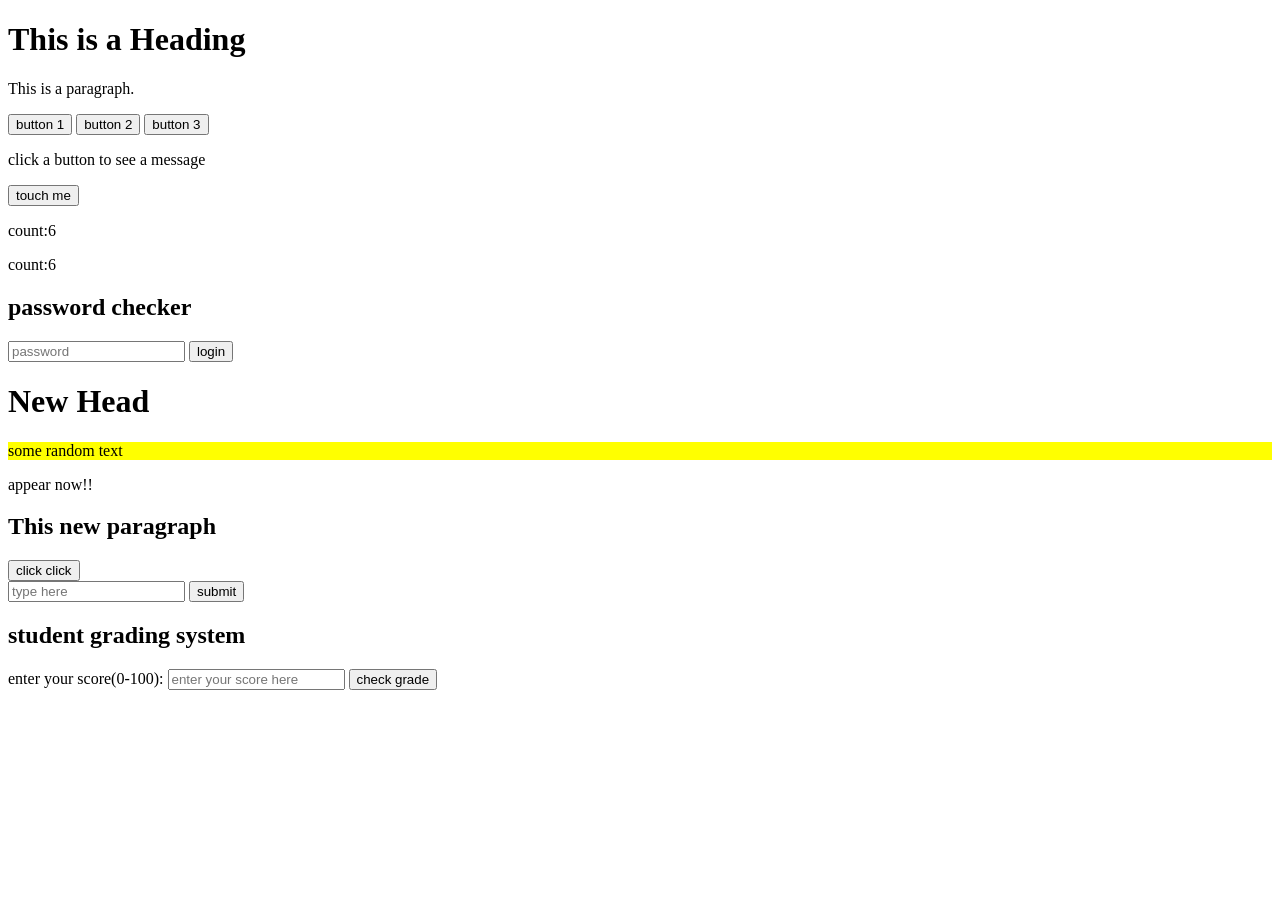
<file: about.html>
<!DOCTYPE html>
<html>
<head>
<title>Page Title</title>
</head>
<body>

<h1>This is a Heading</h1>
<p>This is a paragraph.</p>


 <button class="btn">button 1</button>
<button class="btn">button 2</button>
<button class="btn">button 3</button>

<p id="message">click a button to see a message</p>

<script>
   
let buttons = document.querySelectorAll('.btn')

for (let i = 0; i < buttons.lenght; i++){
    buttons[i].addEventListener("click", function(){
        document.getElementById("message").textContent= "you clicked button" + (i+1); });
}
</script>


<button onclick="count()">touch me</button>
<p id="text">count:</p>
<p id="textw">the fuck</p>


<script>
   let myself = document.getElementById("text")
  let counter = 5

  function count(){}
   if (counter<20) {
    counter ++ 
    text.textContent = "count:" + counter
    textw.textContent = "count:" + counter
   
    }
      
   
   else {
    text.textContent = "Limit reached"
   }  
    textContent.textContent = "something" 




 </script>


 <h2>password checker</h2>

<input type="password" id="password" placeholder="password">
<button id="login">login</button>
<p id="message"></p>

<script>
let correctPassword = '1234'

let password = document.getElementById('password')
let btn = document.getElementById('login')
let errormessage = document.getElementById('message')

btn.addEventListener('click', function(){
    let userPassword = password.value; 

    while (userPassword !== correctPassword){
        message.textContent = 'wrong password'
        
        return
    }
    message.textContent = 'login succesful'

})
</script>



<h1 id="myheading">original heading</h1>
<p id="myparagraph">some random text</p>

<div id="container"></div>

<script>
    let heading = document.getElementById('myheading');
    heading.textContent = 'New Head'

     let emptydiv = document.getElementById('container')
     emptydiv.textContent = 'appear now!!'

    let vintage = document.createElement('h2');
    vintage.textContent = 'This new paragraph';

    let contain = document.getElementById('container');
    contain.appendChild(vintage);

    let paragraph = document.querySelector("#myparagraph");
    paragraph.style.backgroundColor = "yellow";
    paragraph.setAttribute("title", "hover here");

</script>


<button id="mybutton">click click</button>

 <script>
    let button = document.getElementById("mybutton");
    button.addEventListener('click', function(){
        console.log('button was clicked');
        button.textContent ='you clicked me';
    });

     let myheading = document.getElementById('myheading');
     heading.addEventListener('mouseover', function(event) {
         console.log('hovered', event.target.textContent);
         heading.style.color = 'red'; 
     });

    heading.addEventListener('mouseout', function(){
         heading.style.color ='black';
    });

</script>

<form id="myform"><input type="text" placeholder="type here">
<button type="submit">submit</button>
</form>

<script> 
   let me = document.getElementById('myform')
     me.addEventListener('submit', function(event){
         event.preventDefault();
         console.log('form submitted without reloading')
         let input = myform.querySelector('input')
         console.log('you typed', input.value)
    })


 </script> 



<h2>student grading system</h2>

<label>enter your score(0-100): </label>
<input type="text" id="score" placeholder="enter your score here">
<button onclick="checkgrade()">check grade</button>

<p class="result"></p>

<script>
    function vintage(score) {
        let grade
        let fedback

        if (score >= 70 && score <= 100){
            grade = "A"
            feedback = "excellent grade"}

        else if (score >= 60 && score <= 69){
            grade = "B"
            feedback = "good grade"}
        else if (score >= 50 && score <= 59){
            grade = "C"
            feedback = "you passed but make room for improvement"
        }
        else if (score >= 40 && score <= 49){
            grade = "D"
            feedback = "Study harder"
        }
        else if (score >= 0 && score <= 39){
            grade = "F"
            feedback = "failed"
        } 
        else {
            return 'enter a numerical value  between 0-100 '
            
        }

        return `your grade is ${grade} ${feedback}`
    }
    
    function checkgrade(){
        let userscore = document.getElementById('score').value
        userscore = Number (userscore)
        let message = vintage(userscore)
        let result = document.getElementsByClassName('result')[0]
        result.innerHTML = message;
    }
</script>



</body>
</html>
</file>
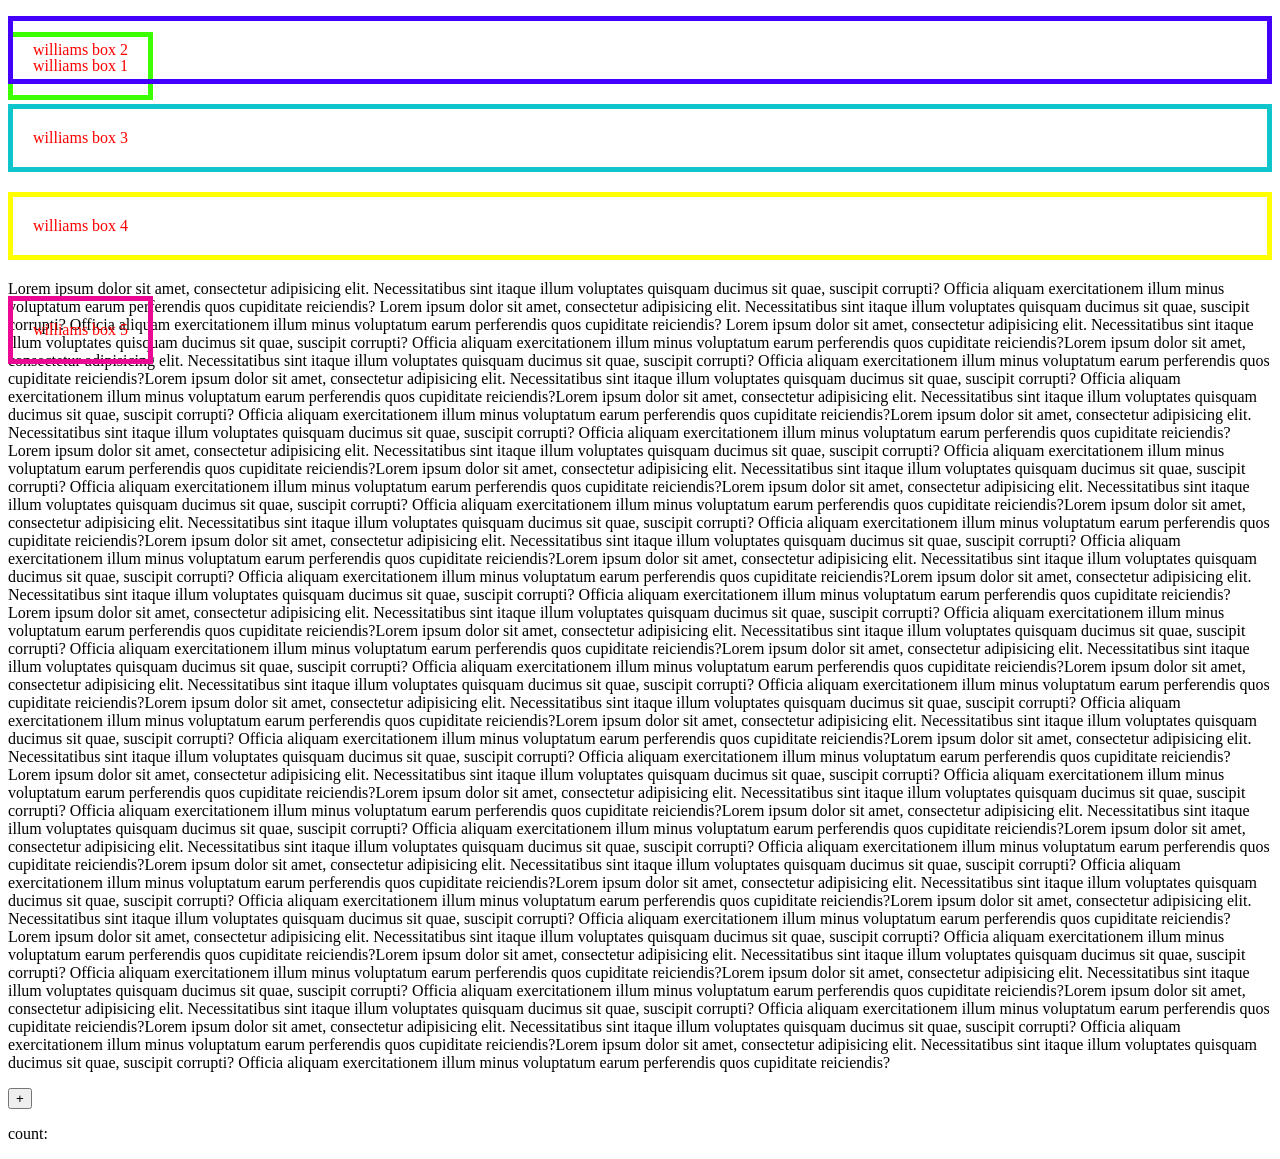
<file: classwork.html>
<!DOCTYPE html>
<html lang="en">
<head>
    <meta charset="UTF-8">
    <meta name="viewport" content="width=device-width, initial-scale=1.0">
    <title>Document</title>
</head>
<body>
    
</body>
</html>

<link rel="stylesheet" href="classwork.css">

<p class="box1">williams box 1</p>

<p class="box2">williams box 2</p>

<p class="box3">williams box 3</p>

<p class="box4">williams box 4</p>

<p class="box5">williams box 5</p>

<p>Lorem ipsum dolor sit amet, consectetur adipisicing elit. Necessitatibus sint itaque illum voluptates quisquam ducimus sit quae, suscipit corrupti? Officia aliquam exercitationem illum minus voluptatum earum perferendis quos cupiditate reiciendis? Lorem ipsum dolor sit amet, consectetur adipisicing elit. Necessitatibus sint itaque illum voluptates quisquam ducimus sit quae, suscipit corrupti? Officia aliquam exercitationem illum minus voluptatum earum perferendis quos cupiditate reiciendis? Lorem ipsum dolor sit amet, consectetur adipisicing elit. Necessitatibus sint itaque illum voluptates quisquam ducimus sit quae, suscipit corrupti? Officia aliquam exercitationem illum minus voluptatum earum perferendis quos cupiditate reiciendis?Lorem ipsum dolor sit amet, consectetur adipisicing elit. Necessitatibus sint itaque illum voluptates quisquam ducimus sit quae, suscipit corrupti? Officia aliquam exercitationem illum minus voluptatum earum perferendis quos cupiditate reiciendis?Lorem ipsum dolor sit amet, consectetur adipisicing elit. Necessitatibus sint itaque illum voluptates quisquam ducimus sit quae, suscipit corrupti? Officia aliquam exercitationem illum minus voluptatum earum perferendis quos cupiditate reiciendis?Lorem ipsum dolor sit amet, consectetur adipisicing elit. Necessitatibus sint itaque illum voluptates quisquam ducimus sit quae, suscipit corrupti? Officia aliquam exercitationem illum minus voluptatum earum perferendis quos cupiditate reiciendis?Lorem ipsum dolor sit amet, consectetur adipisicing elit. Necessitatibus sint itaque illum voluptates quisquam ducimus sit quae, suscipit corrupti? Officia aliquam exercitationem illum minus voluptatum earum perferendis quos cupiditate reiciendis?Lorem ipsum dolor sit amet, consectetur adipisicing elit. Necessitatibus sint itaque illum voluptates quisquam ducimus sit quae, suscipit corrupti? Officia aliquam exercitationem illum minus voluptatum earum perferendis quos cupiditate reiciendis?Lorem ipsum dolor sit amet, consectetur adipisicing elit. Necessitatibus sint itaque illum voluptates quisquam ducimus sit quae, suscipit corrupti? Officia aliquam exercitationem illum minus voluptatum earum perferendis quos cupiditate reiciendis?Lorem ipsum dolor sit amet, consectetur adipisicing elit. Necessitatibus sint itaque illum voluptates quisquam ducimus sit quae, suscipit corrupti? Officia aliquam exercitationem illum minus voluptatum earum perferendis quos cupiditate reiciendis?Lorem ipsum dolor sit amet, consectetur adipisicing elit. Necessitatibus sint itaque illum voluptates quisquam ducimus sit quae, suscipit corrupti? Officia aliquam exercitationem illum minus voluptatum earum perferendis quos cupiditate reiciendis?Lorem ipsum dolor sit amet, consectetur adipisicing elit. Necessitatibus sint itaque illum voluptates quisquam ducimus sit quae, suscipit corrupti? Officia aliquam exercitationem illum minus voluptatum earum perferendis quos cupiditate reiciendis?Lorem ipsum dolor sit amet, consectetur adipisicing elit. Necessitatibus sint itaque illum voluptates quisquam ducimus sit quae, suscipit corrupti? Officia aliquam exercitationem illum minus voluptatum earum perferendis quos cupiditate reiciendis?Lorem ipsum dolor sit amet, consectetur adipisicing elit. Necessitatibus sint itaque illum voluptates quisquam ducimus sit quae, suscipit corrupti? Officia aliquam exercitationem illum minus voluptatum earum perferendis quos cupiditate reiciendis?Lorem ipsum dolor sit amet, consectetur adipisicing elit. Necessitatibus sint itaque illum voluptates quisquam ducimus sit quae, suscipit corrupti? Officia aliquam exercitationem illum minus voluptatum earum perferendis quos cupiditate reiciendis?Lorem ipsum dolor sit amet, consectetur adipisicing elit. Necessitatibus sint itaque illum voluptates quisquam ducimus sit quae, suscipit corrupti? Officia aliquam exercitationem illum minus voluptatum earum perferendis quos cupiditate reiciendis?Lorem ipsum dolor sit amet, consectetur adipisicing elit. Necessitatibus sint itaque illum voluptates quisquam ducimus sit quae, suscipit corrupti? Officia aliquam exercitationem illum minus voluptatum earum perferendis quos cupiditate reiciendis?Lorem ipsum dolor sit amet, consectetur adipisicing elit. Necessitatibus sint itaque illum voluptates quisquam ducimus sit quae, suscipit corrupti? Officia aliquam exercitationem illum minus voluptatum earum perferendis quos cupiditate reiciendis?Lorem ipsum dolor sit amet, consectetur adipisicing elit. Necessitatibus sint itaque illum voluptates quisquam ducimus sit quae, suscipit corrupti? Officia aliquam exercitationem illum minus voluptatum earum perferendis quos cupiditate reiciendis?Lorem ipsum dolor sit amet, consectetur adipisicing elit. Necessitatibus sint itaque illum voluptates quisquam ducimus sit quae, suscipit corrupti? Officia aliquam exercitationem illum minus voluptatum earum perferendis quos cupiditate reiciendis?Lorem ipsum dolor sit amet, consectetur adipisicing elit. Necessitatibus sint itaque illum voluptates quisquam ducimus sit quae, suscipit corrupti? Officia aliquam exercitationem illum minus voluptatum earum perferendis quos cupiditate reiciendis?Lorem ipsum dolor sit amet, consectetur adipisicing elit. Necessitatibus sint itaque illum voluptates quisquam ducimus sit quae, suscipit corrupti? Officia aliquam exercitationem illum minus voluptatum earum perferendis quos cupiditate reiciendis?Lorem ipsum dolor sit amet, consectetur adipisicing elit. Necessitatibus sint itaque illum voluptates quisquam ducimus sit quae, suscipit corrupti? Officia aliquam exercitationem illum minus voluptatum earum perferendis quos cupiditate reiciendis?Lorem ipsum dolor sit amet, consectetur adipisicing elit. Necessitatibus sint itaque illum voluptates quisquam ducimus sit quae, suscipit corrupti? Officia aliquam exercitationem illum minus voluptatum earum perferendis quos cupiditate reiciendis?Lorem ipsum dolor sit amet, consectetur adipisicing elit. Necessitatibus sint itaque illum voluptates quisquam ducimus sit quae, suscipit corrupti? Officia aliquam exercitationem illum minus voluptatum earum perferendis quos cupiditate reiciendis?Lorem ipsum dolor sit amet, consectetur adipisicing elit. Necessitatibus sint itaque illum voluptates quisquam ducimus sit quae, suscipit corrupti? Officia aliquam exercitationem illum minus voluptatum earum perferendis quos cupiditate reiciendis?Lorem ipsum dolor sit amet, consectetur adipisicing elit. Necessitatibus sint itaque illum voluptates quisquam ducimus sit quae, suscipit corrupti? Officia aliquam exercitationem illum minus voluptatum earum perferendis quos cupiditate reiciendis?Lorem ipsum dolor sit amet, consectetur adipisicing elit. Necessitatibus sint itaque illum voluptates quisquam ducimus sit quae, suscipit corrupti? Officia aliquam exercitationem illum minus voluptatum earum perferendis quos cupiditate reiciendis?Lorem ipsum dolor sit amet, consectetur adipisicing elit. Necessitatibus sint itaque illum voluptates quisquam ducimus sit quae, suscipit corrupti? Officia aliquam exercitationem illum minus voluptatum earum perferendis quos cupiditate reiciendis?Lorem ipsum dolor sit amet, consectetur adipisicing elit. Necessitatibus sint itaque illum voluptates quisquam ducimus sit quae, suscipit corrupti? Officia aliquam exercitationem illum minus voluptatum earum perferendis quos cupiditate reiciendis?Lorem ipsum dolor sit amet, consectetur adipisicing elit. Necessitatibus sint itaque illum voluptates quisquam ducimus sit quae, suscipit corrupti? Officia aliquam exercitationem illum minus voluptatum earum perferendis quos cupiditate reiciendis?Lorem ipsum dolor sit amet, consectetur adipisicing elit. Necessitatibus sint itaque illum voluptates quisquam ducimus sit quae, suscipit corrupti? Officia aliquam exercitationem illum minus voluptatum earum perferendis quos cupiditate reiciendis?Lorem ipsum dolor sit amet, consectetur adipisicing elit. Necessitatibus sint itaque illum voluptates quisquam ducimus sit quae, suscipit corrupti? Officia aliquam exercitationem illum minus voluptatum earum perferendis quos cupiditate reiciendis?Lorem ipsum dolor sit amet, consectetur adipisicing elit. Necessitatibus sint itaque illum voluptates quisquam ducimus sit quae, suscipit corrupti? Officia aliquam exercitationem illum minus voluptatum earum perferendis quos cupiditate reiciendis?</p>

<body>
    <button onclick="count()">+</button>
    <p id="text">count: </p>




<!-- <script>
    let text = document.getElementById('text')
    let counter = 0

    function count(){
        if(counter < 20){
            counter ++ 
            text.textContent = counter
        } else{
            text.textContent = 'limit reached'
        }


    }
</script>  -->



</body>
</file>
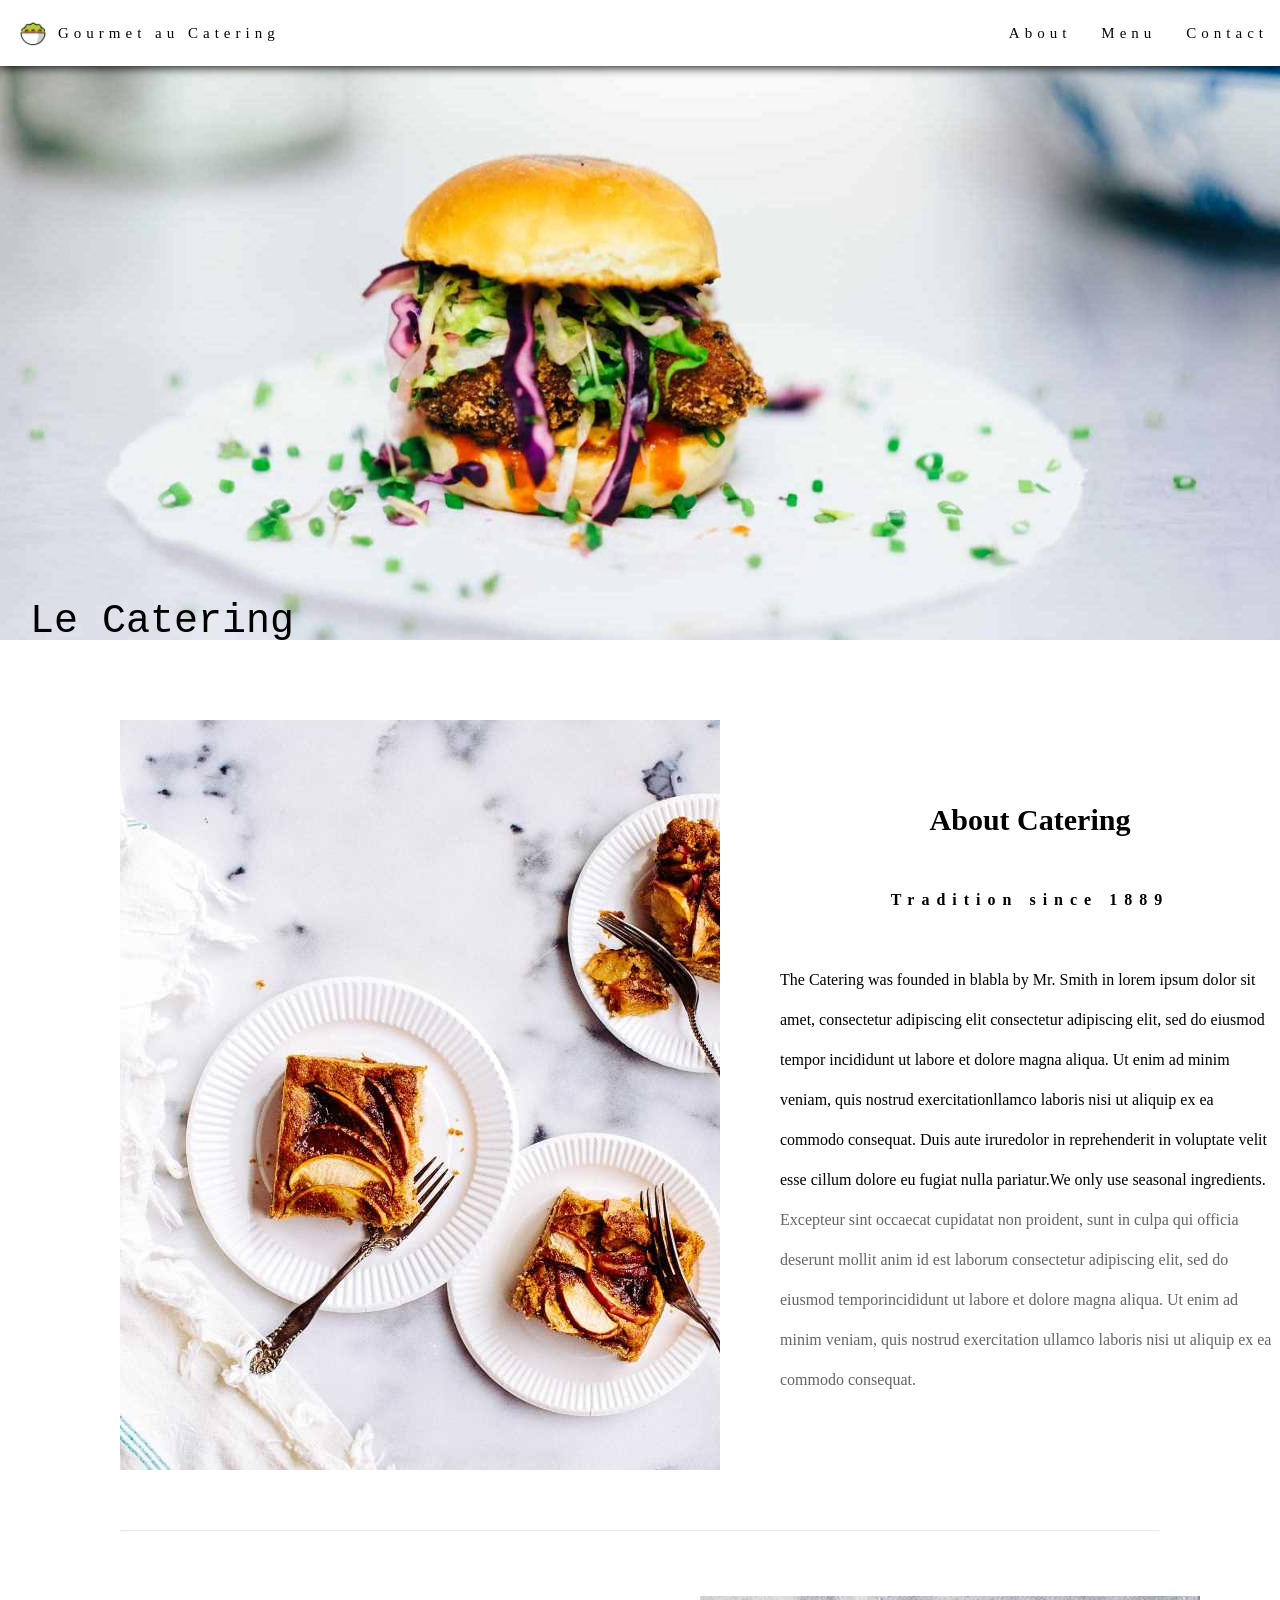
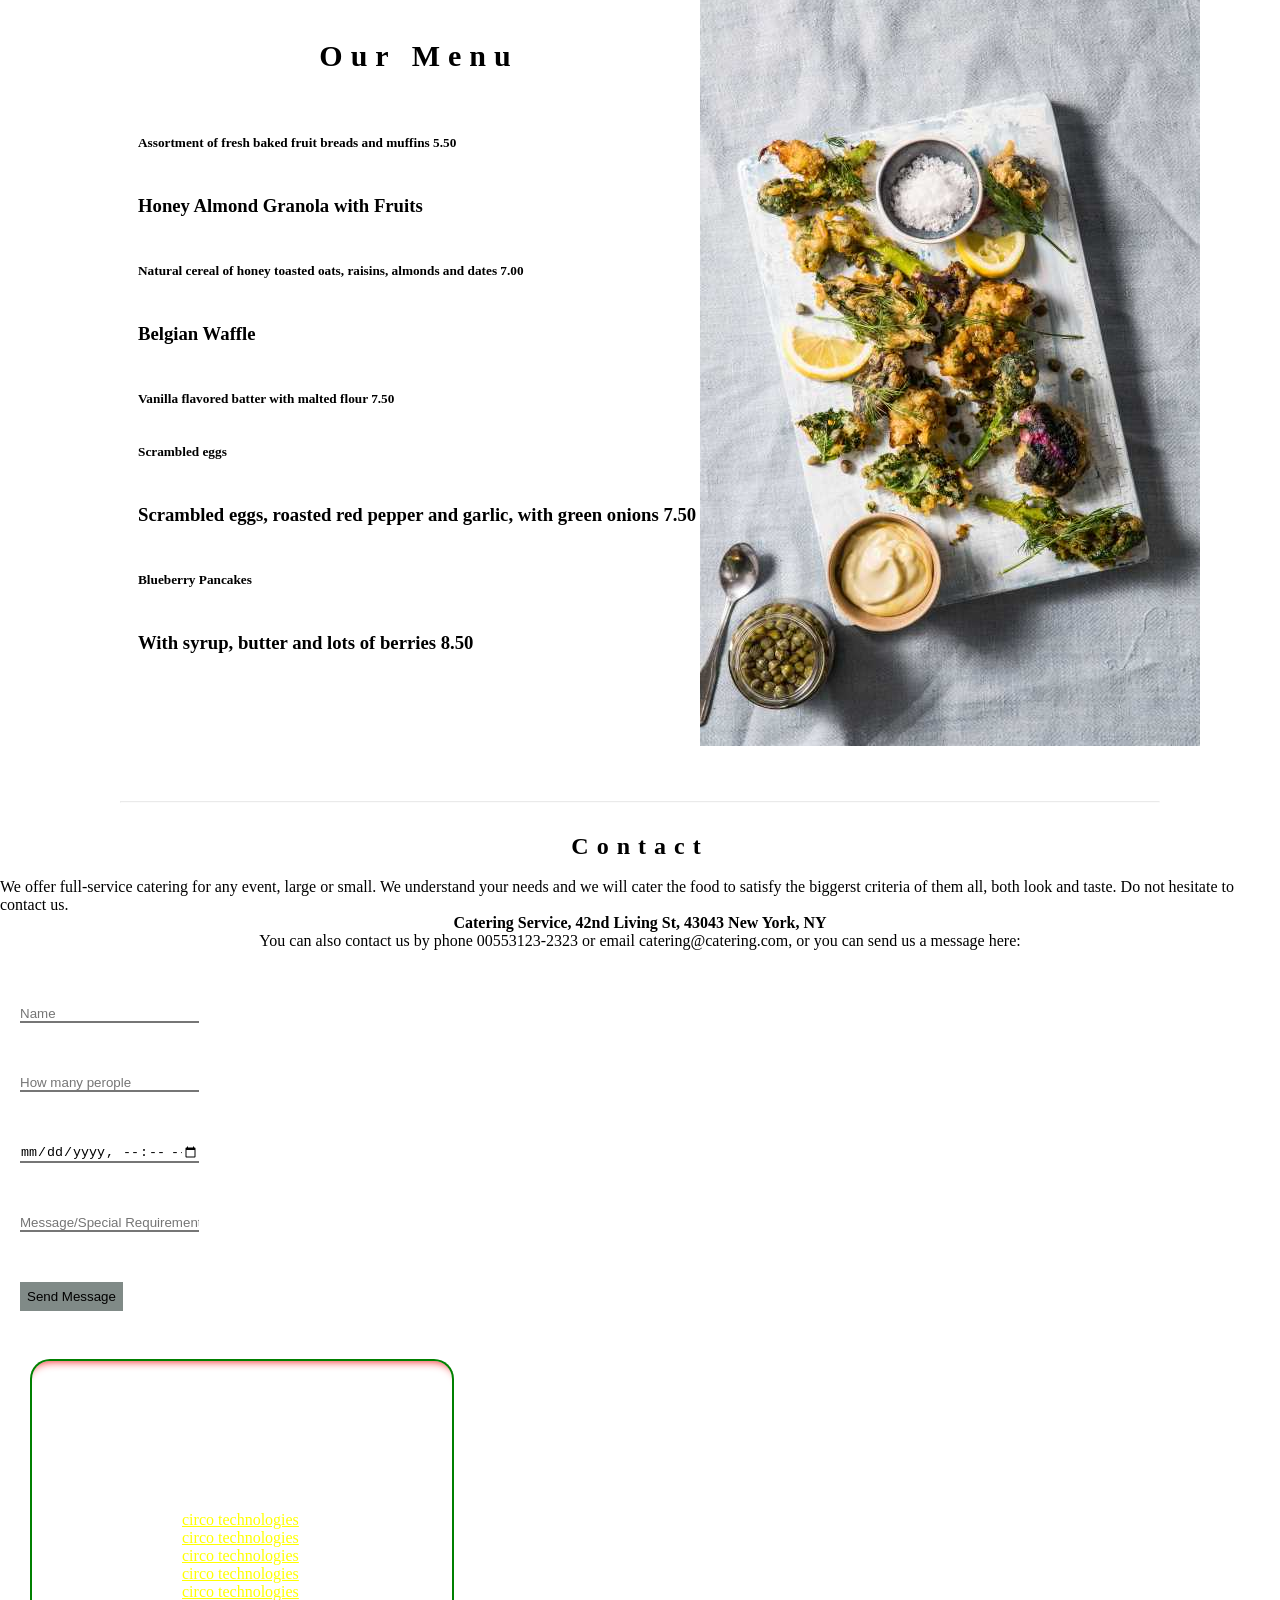
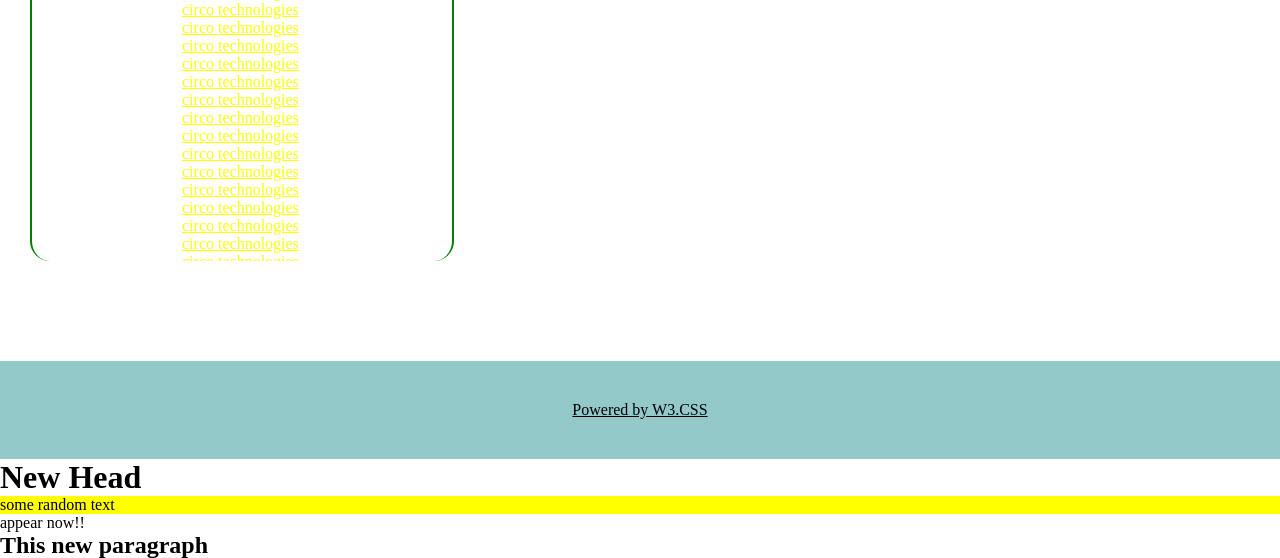
<file: neat page.html>
<!DOCTYPE html>
<html lang="en">

<head>
  <meta charset="UTF-8">
  <meta name="viewport" content="width=device-width, initial-scale=1.0">
  <title>Document</title>
</head>

<body>

  <style>
    #ourmenu {
      text-align: center;
      font-size: 30px;
    }
    .logo{
      display: flex;
      justify-content: center;
      align-items: center;
    }
  </style>

  <style>
    .three{ background-image: url(ivan\ the\ terrible.jpg);}
  </style>

<link rel="stylesheet" href="style.css">

<header>

  <span class="logo">
    <img src="food.png" alt="food" width="30px">
    <a class="justnav" href=>Gourmet au Catering</a>
  </span>
  <div id="side">
    <nav id="nav1"><a href="about.html" targe>About</a></nav>
    <nav id="nav2"><a href="#menu">Menu</a></nav>
    <nav id="nav3"><a href="">Contact</a></nav>



  </div>
</header>

<div class="tryp"><img src="hamburger.jpg" alt="hamburger">

  <p id="trypp">Le Catering</p>
</div> <br> <br>






<main >
  <div class="tryagain">
    <img style="margin-right: 40px; margin-left: 120px;" src="tablesetting2.jpg" alt="tablesetting">

  <div class="try1">
    <h3
      style="text-align: center; font-size: 30px; font-family: 'Times New Roman', Times, serif;">
      About Catering</h3> <br>
    <h4 style="text-align: center; letter-spacing: 7px;">Tradition since 1889</h4> <br>
    <p> The Catering was founded in blabla by Mr. Smith in lorem ipsum dolor sit
      amet, consectetur adipiscing elit consectetur adipiscing elit, sed do
      eiusmod tempor incididunt ut labore et dolore magna aliqua. Ut enim ad
      minim veniam, quis nostrud exercitationllamco laboris nisi ut aliquip ex
      ea commodo consequat. Duis aute iruredolor in reprehenderit in voluptate
      velit esse cillum dolore eu fugiat nulla pariatur.We only use seasonal
      ingredients.</p>
    <p style="opacity: 60%;">
      Excepteur sint occaecat cupidatat non proident, sunt in culpa qui
      officia deserunt mollit anim id est laborum consectetur adipiscing elit,
      sed do eiusmod temporincididunt ut labore et dolore magna aliqua. Ut
      enim ad minim veniam, quis nostrud exercitation ullamco laboris nisi ut
      aliquip ex ea commodo consequat.
    </p>
  </div>
  </div>
<hr>








<div class="setimg" style="line-height: 50px;"> <img style="float: right; margin-top: 0%;" src="tablesetting.jpg"
    alt="tablesetting" width="500px" height="auto" /> 
  <div class="setpic">
    <h3>
      <p id="ourmenu" style="font-family: cursive; letter-spacing: 8px;">Our Menu</p>
    </h3> 
    <h5>Assortment of fresh baked fruit breads and muffins 5.50</h5>
    <h3>Honey Almond Granola with Fruits</h3>
    <h5>
      Natural cereal of honey toasted oats, raisins, almonds and dates 7.00
    </h5>
    <h3>Belgian Waffle</h3>
    <h5>Vanilla flavored batter with malted flour 7.50</h5>
    <h5>Scrambled eggs</h5>
    <h3>
      Scrambled eggs, roasted red pepper and garlic, with green onions 7.50
    </h3>
    <h5>Blueberry Pancakes</h5>
    <h3>With syrup, butter and lots of berries 8.50</h3>
  </div>





</div>
<hr>

  <div class="contactina"><h2 style="font-family: cursive ; letter-spacing: 8px;">Contact</h2> <br>
  <p>
    We offer full-service catering for any event, large or small. We
    understand your needs and we will cater the food to satisfy the biggerst
    criteria of them all, both look and taste. Do not hesitate to contact
    us.
  </p>

  <p><b>Catering Service, 42nd Living St, 43043 New York, NY</b></p>

  <p>
    You can also contact us by phone 00553123-2323 or email
    catering@catering.com, or you can send us a message here:
  </p> </div>
   <br>


  <br><br><div class="formman"><form >
    <input type="text" placeholder="Name" id="Name"
      style="width: 89%; border-top: 0; border-left: 0; border-right: 0; margin-bottom: 50px;"> <br>
    <input type="text" placeholder="How many perople" id="peeps"
      style="width: 89%; border-top: 0; border-left: 0; border-right: 0; margin-bottom: 50px;"> <br>
    <input type="datetime-local" placeholder="" id="Number"
      style="width: 89%; border-top: 0; border-left: 0; border-right: 0; margin-bottom: 50px;"> <br>
    <input type="text" placeholder="Message/Special Requirement"
      style="width: 89%; border-top: 0; border-left: 0; border-right: 0; margin-bottom: 50px;"> <br>


    <button style="padding: 7px; background-color: rgb(128, 138, 135); border: whitesmoke;">Send Message</button>


  </form> </div> <br>




<!-- <div class="contain">
<div class="one">class 1</div>
<div class="two">class 2</div>
<div class="three">class 3</div>
<div class="four">class 4</div>
<div class="five">class 5</div>
<div class="six">class 6</div>
</div> -->





<div class="circo">
<div class="hell">
<p>circo technologies</p>
<p>circo technologies</p>
<p>circo technologies</p>
<p>circo technologies</p>
<p>circo technologies</p>
<p>circo technologies</p>
<p>circo technologies</p>
<p>circo technologies</p>
<p>circo technologies</p>
<p>circo technologies</p>
<p>circo technologies</p>
<p>circo technologies</p>
<p>circo technologies</p>
<p>circo technologies</p>
<p>circo technologies</p>
<p>circo technologies</p>
<p>circo technologies</p>
<p>circo technologies</p>
<p>circo technologies</p>
<p>circo technologies</p>
<p>circo technologies</p>
<p>circo technologies</p>
<p>circo technologies</p>
<p>circo technologies</p>
<p>circo technologies</p>
<p>circo technologies</p>
<p>circo technologies</p>
<p>circo technologies</p>
<p>circo technologies</p>
<p>circo technologies</p>
<p>circo technologies</p>
<p>circo technologies</p>
<p>circo technologies</p>
<p>circo technologies</p>
<p>circo technologies</p>
<p>circo technologies</p>
<p>circo technologies</p>
<p>circo technologies</p>
<p>circo technologies</p>
<p>circo technologies</p>
<p>circo technologies</p>
<p>circo technologies</p>
<p>circo technologies</p>
<p>circo technologies circo technologies typeshit</p>
</div>
</div>




<footer class="footo">Powered by W3.CSS</footer>




<h1 id="myheading">original heading</h1>
<p id="myparagraph">some random text</p>

<div id="container"></div>

<script>
    let heading = document.getElementById('myheading');
    heading.textContent = 'New Head'

     let emptydiv = document.getElementById('container')
     emptydiv.textContent = 'appear now!!'

    let vintage = document.createElement('h2');
    vintage.textContent = 'This new paragraph';

    let contain = document.getElementById('container');
    contain.appendChild(vintage);

    let paragraph = document.querySelector("#myparagraph");
    paragraph.style.backgroundColor = "yellow";
    paragraph.setAttribute("title", "hover here");

</script>

</body>
</html>
</file>
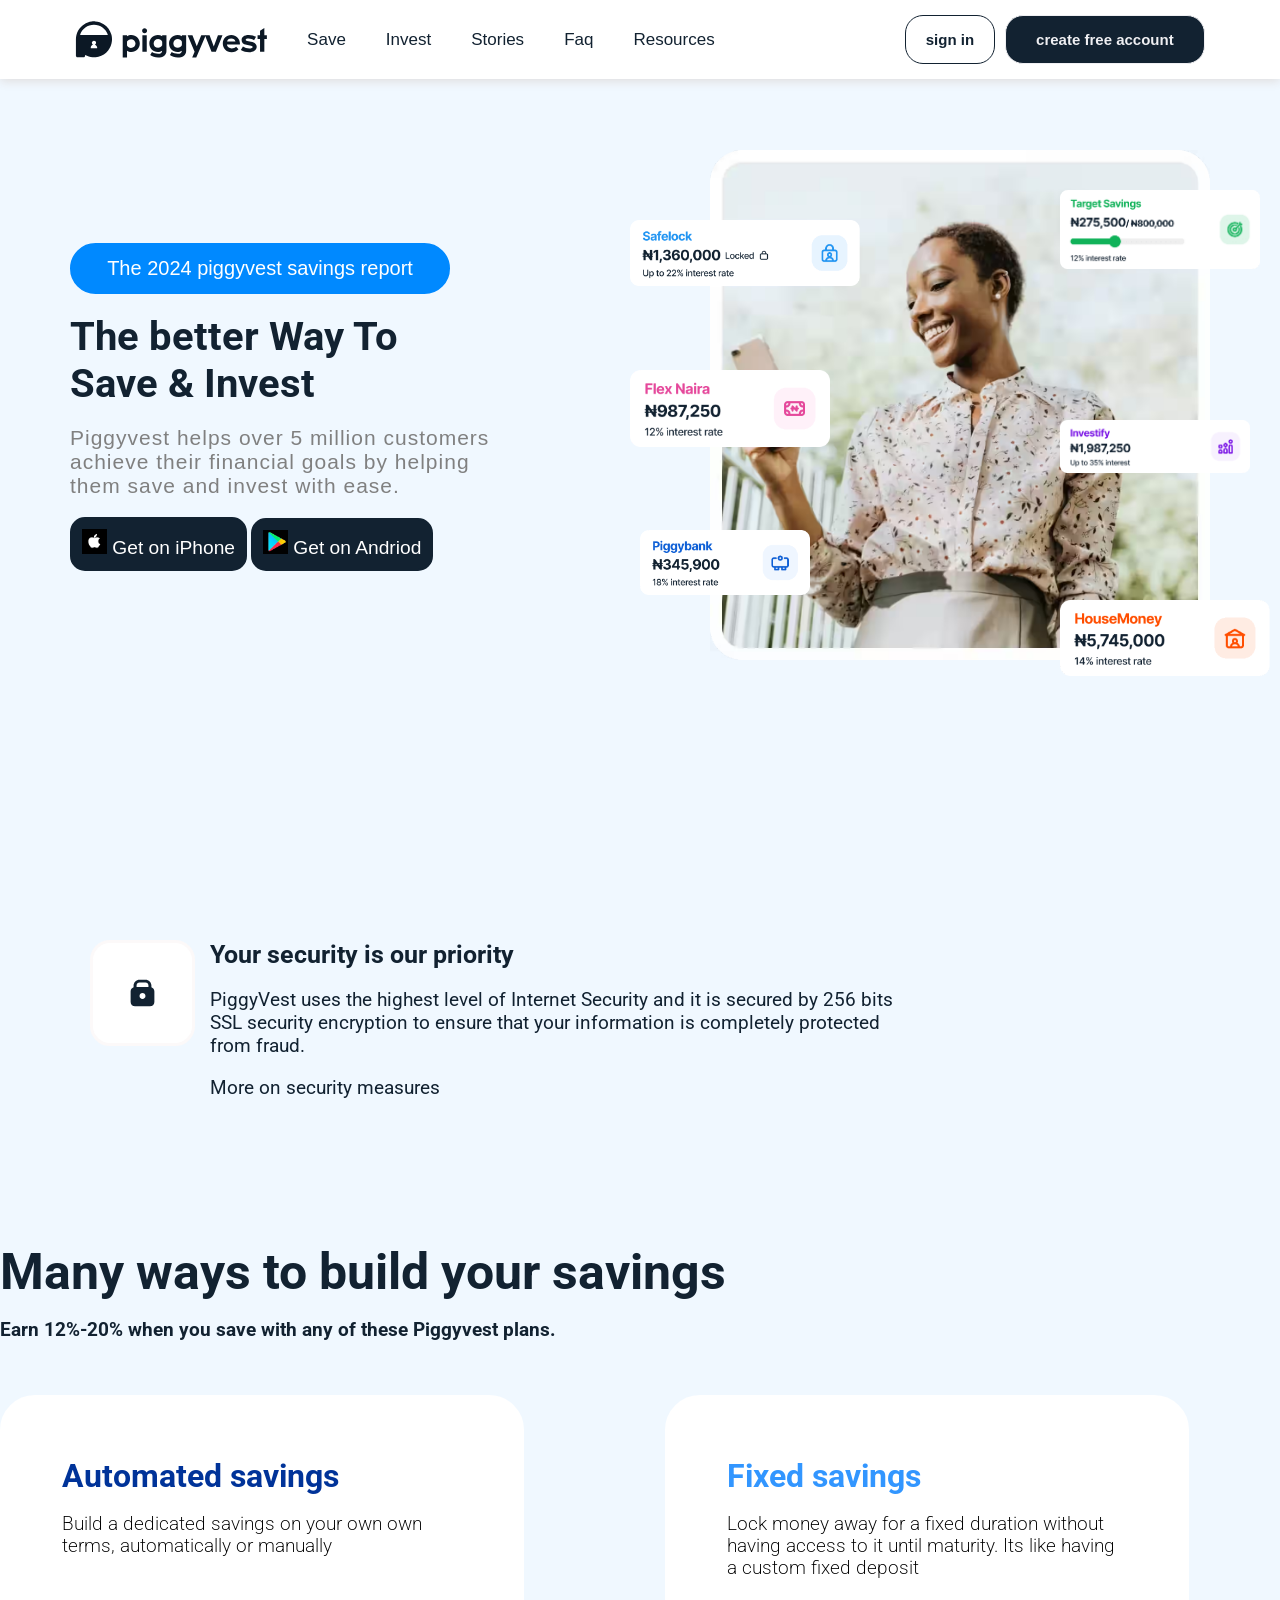
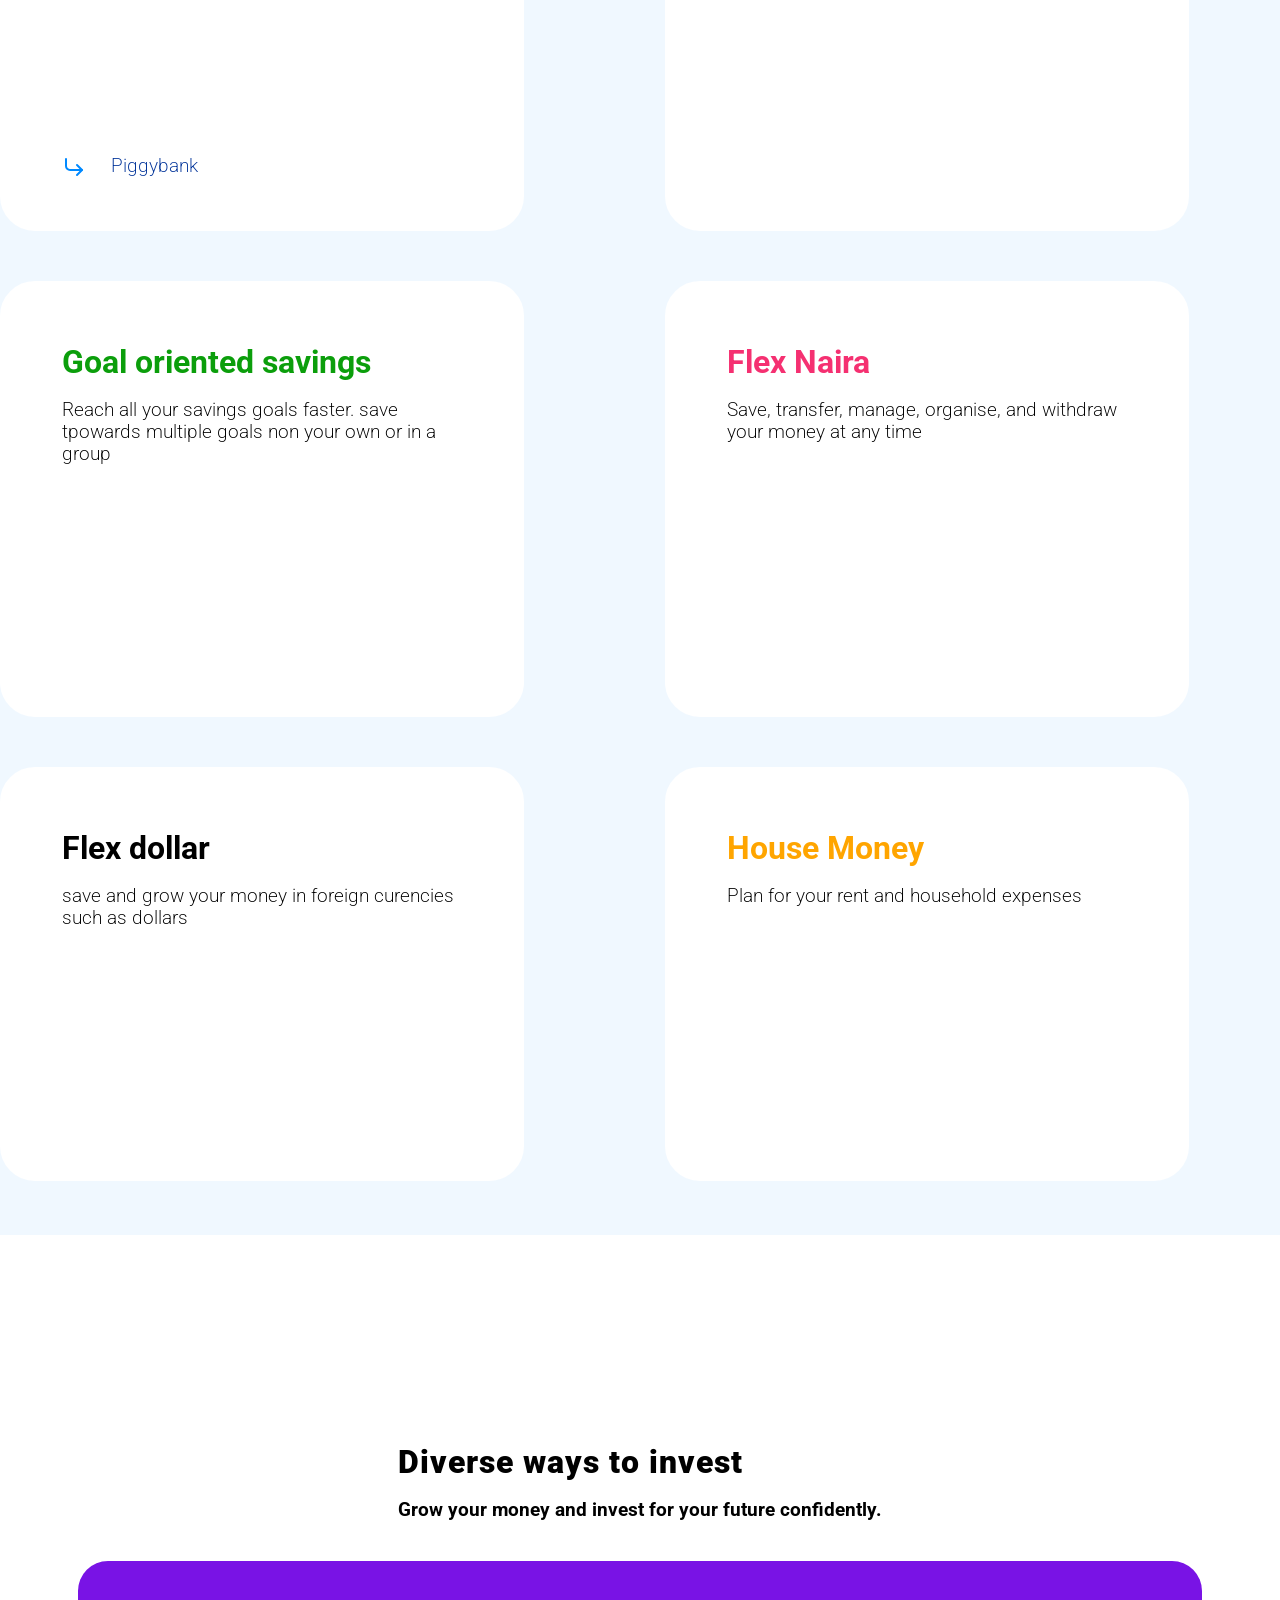
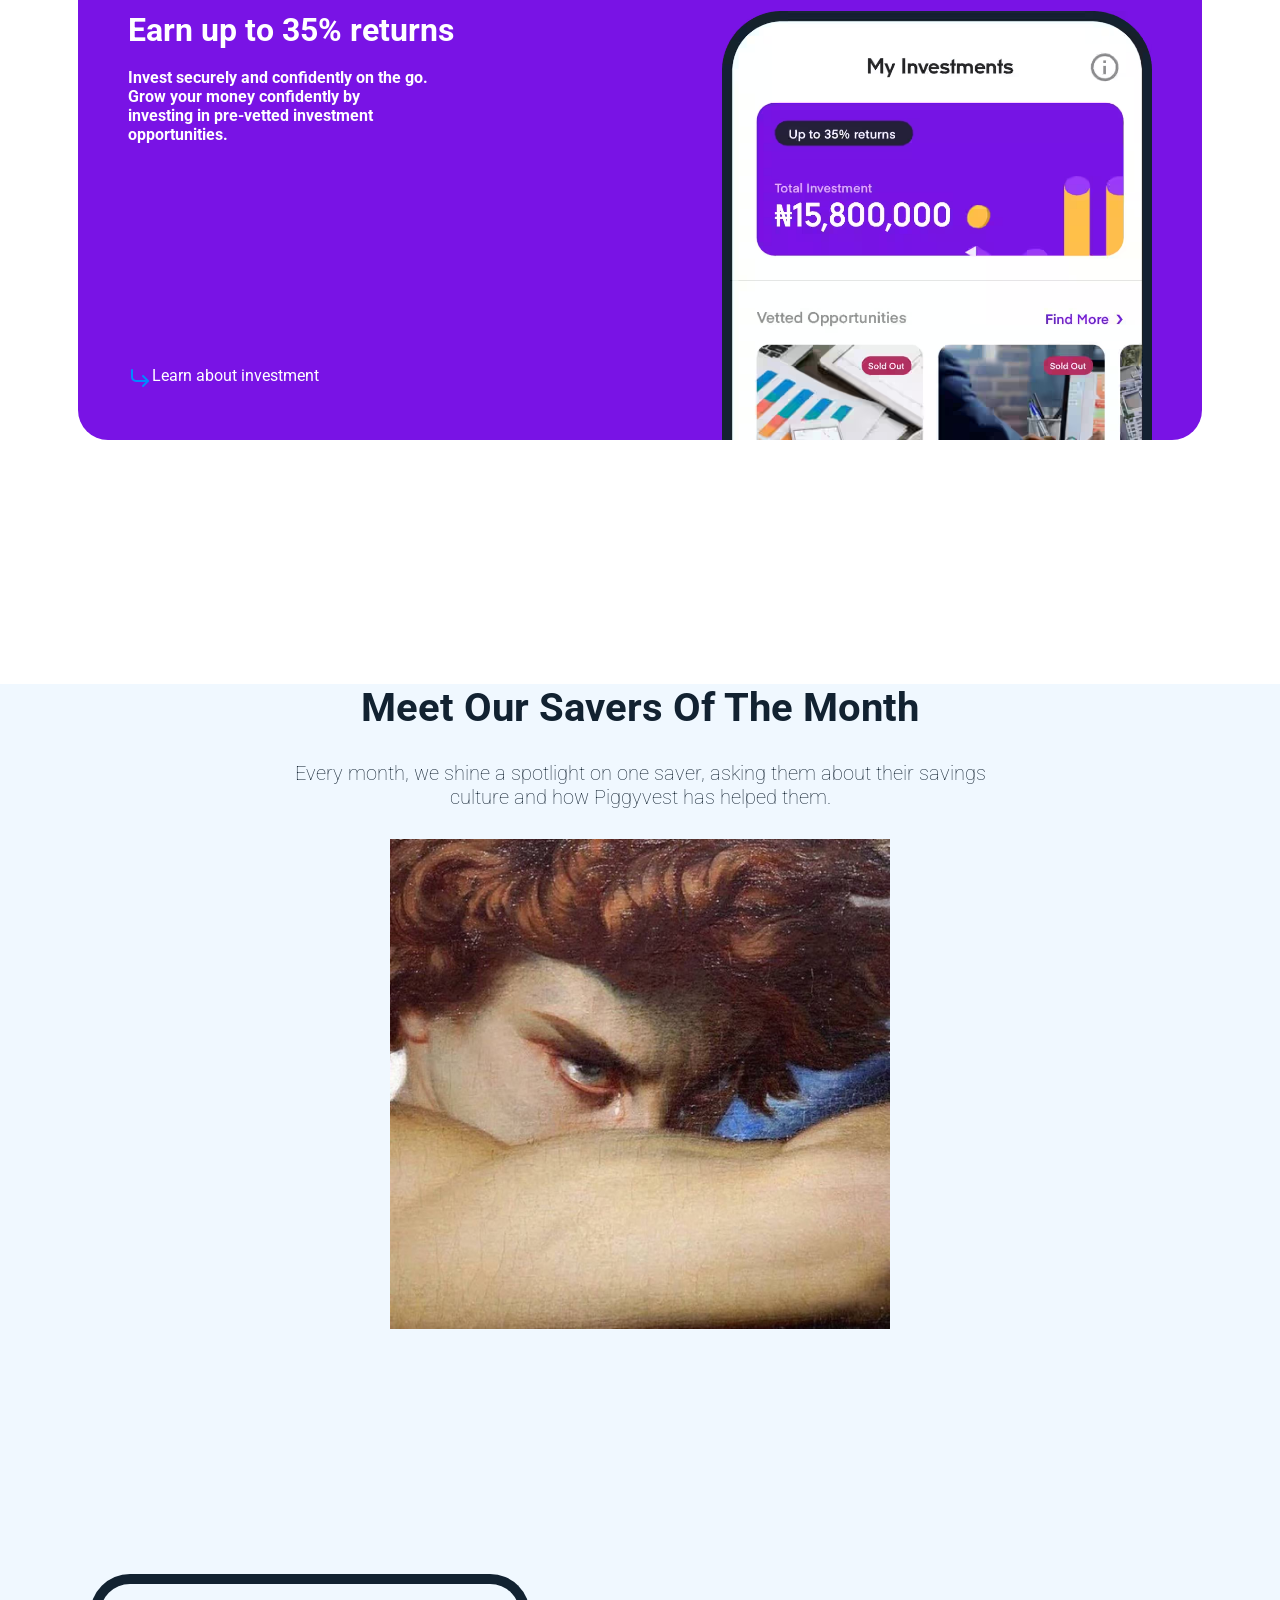
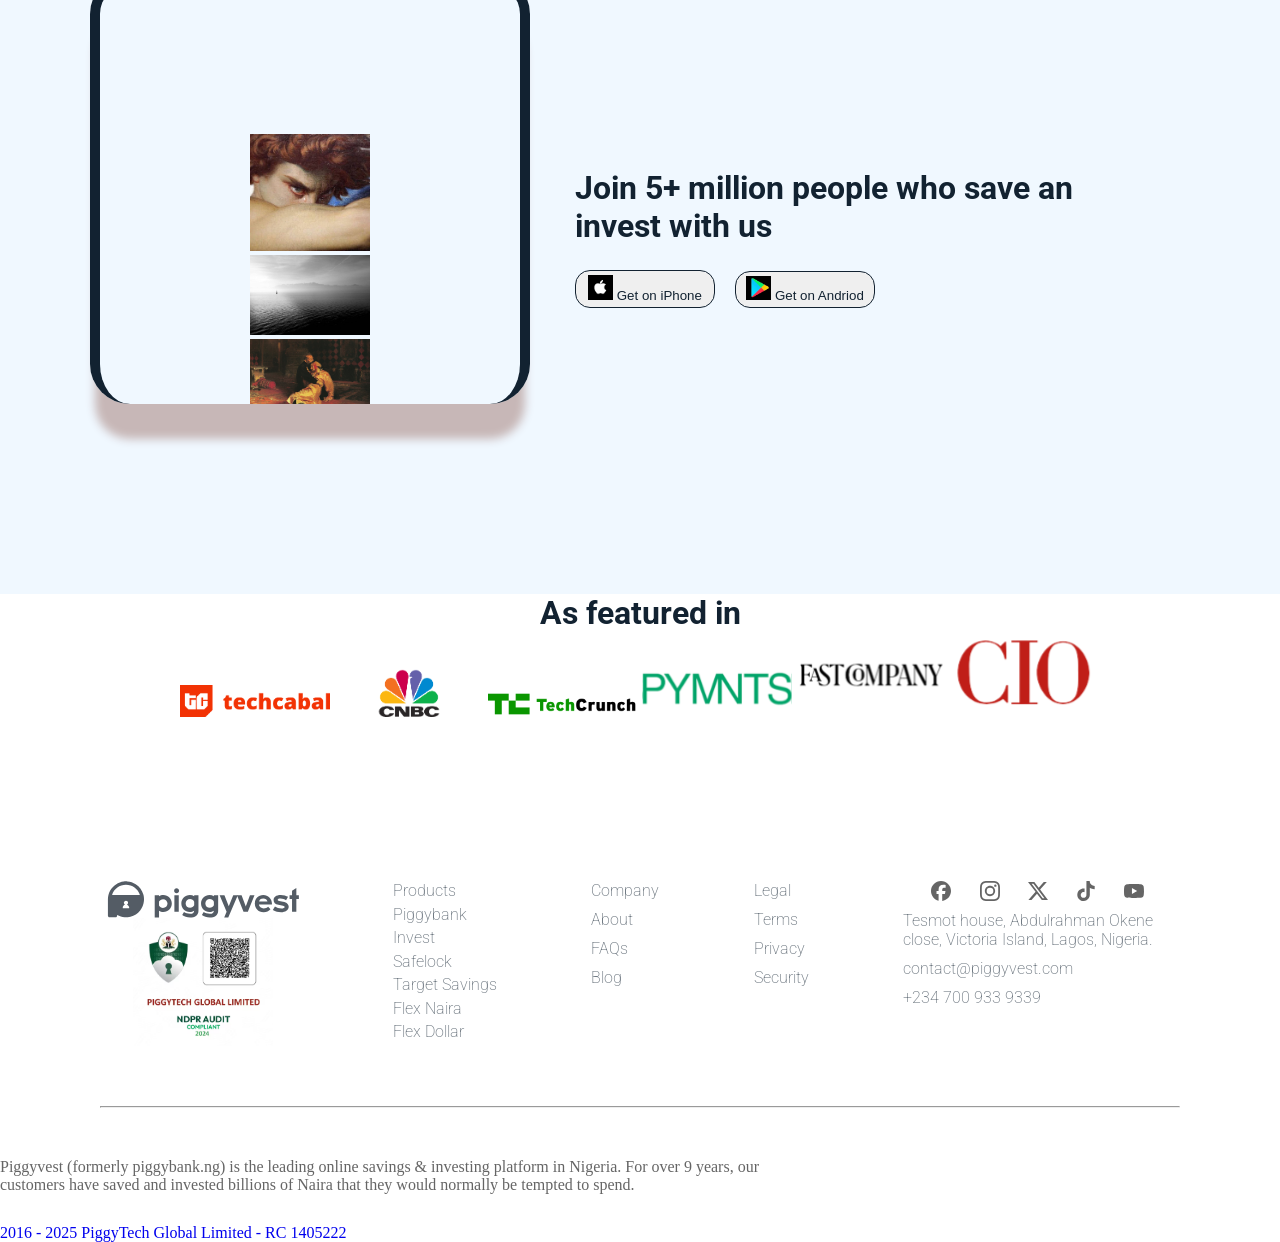
<file: piggy.html>
<!DOCTYPE html>
<html lang="en">

<head>
    <meta charset="UTF-8">
    <meta name="viewport" content="width=device-width, initial-scale=1.0">
    <title>yo piggy</title>

    <link rel="preconnect" href="https://fonts.googleapis.com">
    <link rel="preconnect" href="https://fonts.gstatic.com" crossorigin>
    <link
        href="https://fonts.googleapis.com/css2?family=Inter:ital,opsz,wght@0,14..32,100..900;1,14..32,100..900&family=Nunito+Sans:ital,opsz,wght@0,6..12,200..1000;1,6..12,200..1000&family=Roboto:ital,wght@0,100..900;1,100..900&display=swap"
        rel="stylesheet">

    <link rel="stylesheet" href="piggy.css">
</head>


<body>
  
        <header>

            <div class="pighead1">

                <img src="piggylogo.svg" alt="">
                <nav id="one"><a href="#">Save</a></nav>
                <nav id="two"><a href="#">Invest</a></nav>
                <nav id="three"><a href="#">Stories</a> </nav>
                <nav id="four"><a href="#">Faq</a> </nav>
                <nav id="five"><a href="#">Resources</a> </nav>
                <nav>
            </div>


            <div class="bit1">
                <div class="pighead2">
                    <nav class="but1" id="six"><a href="#"><button>sign in</button></a></nav>
                </div>

                <div class="pighead3">
                    <nav class="but 2" id="seven"><a href="#"><button>create free account</button></a></nav>
                </div>
            </div>

        </header>

        

    <div class="col">



        <div class="ivan">

            <div class="spcl"><button id="but1">The 2024 piggyvest savings report</button> <br> <br>
                <h3>The better Way To <br> Save & Invest</h3> <br>
                <p>Piggyvest helps over 5 million customers achieve their financial goals by helping them save and
                    invest with ease.</p> <br>
                <button id="but2"> <a href="#"> <img class="log" src="apple.jpg" alt=""> Get on iPhone </a></button>
                <button id="but2"><a href="#"> <img class="log" src="google.jpg" alt=""> Get on Andriod </a></button>
                </span>
            </div>
            <div class="pic"><img src="pexels-ketut-subiyanto-4350099 - Copy.avif" alt="">

            <div class="smallclass">
                
                <img class="firstimg" src="safelock.png" alt="">

                <img class="secimg" src="fn.png" alt="">
                
                <img class="thirdimg" src="pb.png" alt="">

                <img class="fourthimg" src="ts.png" alt="">

                <img class="fifthimg" src="invest.png" alt="">

                <img class="sixthimg" src="hm.png" alt="">

            </div>
            </div>


            
          

        </div>
        <br>



        <br>
        <div class="padlock">
            <img src="securitylock_7d5d97e5a1 - Copy.svg" alt="">
            
                <div class="padlockt"><h3>Your security is our priority</h3> <br>
                <p>PiggyVest uses the highest level of Internet Security and it is secured by 256 bits SSL security
                    encryption to ensure that your information is completely protected from fraud.</p> <br>
                <p>More on security measures</p>
                </div>
            
        </div> <br><br> <br>

        <div>
            <h1 class="ways">Many ways to build your savings</h1> <br>
            <h3 class="way">Earn 12%-20% when you save with any of these Piggyvest plans.</h3>
        </div> <br> <br> <br>


        <div class="grid">

            <div class="oneb">
                <h1>Automated savings</h1> <br>
        
                <h3>Build a dedicated savings on your own own terms, automatically or manually</h3>

                <section class="svbaby"><svg width="24" height="24" viewBox="0 0 24 24" fill="none" xmlns="http://www.w3.org/2000/svg"><path d="M15 10L20 15L15 20" stroke="#FFFFFF" stroke-width="2" stroke-linecap="round" stroke-linejoin="round"></path><path d="M4 4V11C4 12.0609 4.42143 13.0783 5.17157 13.8284C5.92172 14.5786 6.93913 15 8 15H20" stroke="#FFFFFF" stroke-width="2" stroke-linecap="round" stroke-linejoin="round"></path></svg>
                <h3>Piggybank</h3></section>
            
            </div>

            <div class="twob">
                <h1>Fixed savings</h1> <br>
                <h3>Lock money away for a fixed duration without having access to it until maturity. Its like having a
                    custom fixed deposit</h3>
            </div>

            <div class="threeb">
                <h1>Goal oriented savings</h1> <br>
                <h3>Reach all your savings goals faster. save tpowards multiple goals non your own or in a group</h3>
            </div>

            <div class="fourb">
                <h1>Flex Naira</h1> <br>
                <h3>Save, transfer, manage, organise, and withdraw your money at any time</h3>
            </div>

            <div class="fiveb">
                <h1>Flex dollar</h1> <br>
                <h3>save and grow your money in foreign curencies such as dollars</h3>
            </div>

            <div class="sixb">
                <h1>House Money</h1> <br>
                <h3>Plan for your rent and household expenses </h3>
            </div>
        </div> <br> <br> <br>
    </div>

    <div class="allin">
        <div class="a11">
            <h1>Diverse ways to invest</h1> <br>
            <h3>Grow your money and invest for your future confidently.</h3>
        </div> 

    
        <div class="edit">    
            <div class="a2p2">
                <span>
                    <div>
                        <h1>Earn up to 35% returns</h1> <br> 
                <h4>Invest securely and confidently on the go. Grow your money confidently by investing in pre-vetted
                    investment opportunities.</h4>
                    </div>
                <div class="sv"><svg width="24" height="24" viewBox="0 0 24 24" fill="none" xmlns="http://www.w3.org/2000/svg"><path d="M15 10L20 15L15 20" stroke="#FFFFFF" stroke-width="2" stroke-linecap="round" stroke-linejoin="round"></path><path d="M4 4V11C4 12.0609 4.42143 13.0783 5.17157 13.8284C5.92172 14.5786 6.93913 15 8 15H20" stroke="#FFFFFF" stroke-width="2" stroke-linecap="round" stroke-linejoin="round"></path></svg>
                <p>Learn about investment</p></div>
                
                

                </span>
                <img src="mi.avif" alt="">
            </div>
        </div>    
        </div> <br> <br>



<div class="seccol">

    <div class="save">
        <h1>Meet Our Savers Of The Month</h1>
        <h4>Every month, we shine a spotlight on one saver, asking them about their savings culture and how Piggyvest has helped them.</h4>
        <img src="art.jpg" alt="">
    </div>


 
<div class="fam">
<div class="circo">
<div class="hell">
<img src="art.jpg" alt="">
<img src="sailboat.jpg" alt="">
<img src="ivan the terrible.jpg" alt="">
<img src="tree.jpg" alt="">
</div>
</div>
<section class="omo"><h2 class="join">Join 5+ million people who save an invest with us</h2>
<span class="man"><button id="buttwo"> <a href="#"><img class="log" src="apple.jpg" alt=""> Get on iPhone </a></button>
<button id="butone"><a href="#"> <img class="log" src="google.jpg" alt=""> Get on Andriod </a></button></span></section>
</div>

</div>
</div>

<div class="sh"><h1>As featured in</h1>
<div class="wtf">
<img src="tclogo@2x.png" alt="">
<img src="cnbc.png" alt="">
<img src="tech.png" alt="">
<img src="pym-removebg-preview.svg" alt="">
<img src="fast.svg" alt="">
<img src="cio.svg" alt="">
</div>
</div>
 











<div class="onebigfamily">
    
    <div class="naw"><img class="wann" src="piggylogo - Copy.svg" alt="">
    <img class="wan" src="up" alt="">
    </div>

 <div class="ti"><p>Products</p>
<p>Piggybank</p>
<p>Invest</p>
<p>Safelock</p>
<p>Target Savings</p>
<p>Flex Naira</p>
<p>Flex Dollar</p>
</div>

<div class="titi"><p>Company</p>
<p>About</p>
<p>FAQs</p>
<p>Blog</p>
</div>

<div class="it"><p>Legal</p>
<p>Terms</p>
<p>Privacy</p>
<p>Security</p>
</div>


<div class="itit">

<div class="bro"><img src="facebook.svg" alt="">
<img src="instagram.svg" alt="">
<img src="x.svg" alt="">
<img src="tiktok.svg" alt="">
<img src="youtube.svg" alt="">
</div>
    
    
<p>Tesmot house, Abdulrahman Okene close, Victoria Island, Lagos, Nigeria.</p>
<p>contact@piggyvest.com</p>
<p>+234 700 933 9339</p>
</div>
</div>

<hr>
<div class="myfoot"><p>Piggyvest (formerly piggybank.ng) is the leading online savings & investing platform in Nigeria. For over 9 years, our customers have saved and invested billions of Naira that they would normally be tempted to spend. </p>
<a href="#">2016 - 2025 PiggyTech Global Limited - RC 1405222</a></div>









</body>

</html>
</file>
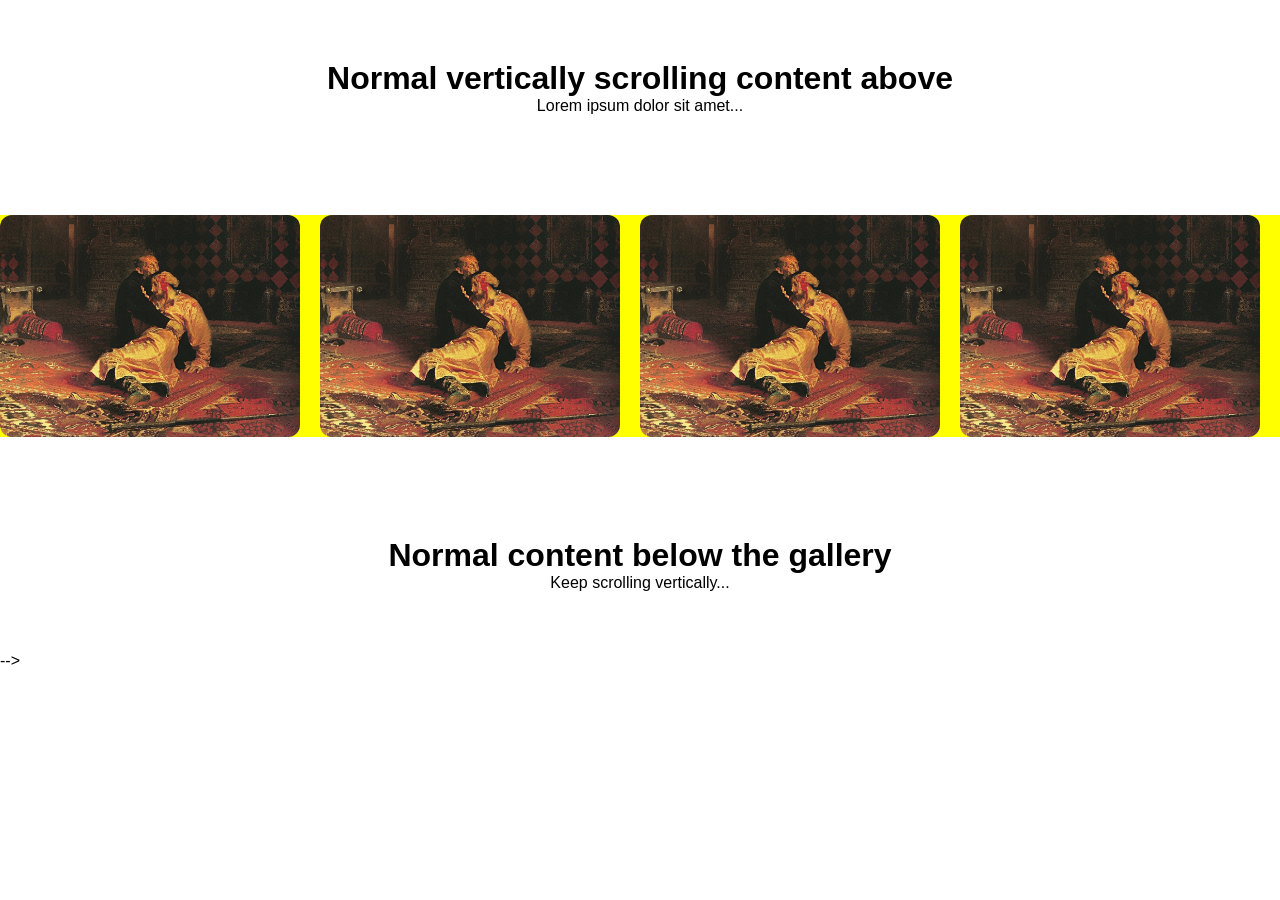
<file: practice.html>
<!DOCTYPE html>
<html lang="en">
<head>
    <meta charset="UTF-8">
    <meta name="viewport" content="width=device-width, initial-scale=1.0">
    <title>Document</title>
</head>
<body>

  <style>

    *{
      margin: 0;
    padding: 0;
    max-width: 100%;
    }
    body {
      margin: 0;
      font-family: sans-serif;
    }

    /* Normal vertical scrolling content */
    .section {
      padding: 60px 20px;
      text-align: center;
    }

    /* The horizontally scrollable gallery */
    .horizontal-gallery img {
      height: 200px;           /* or whatever height you want */
      width: auto;
      object-fit: cover;
      border-radius: 12px;     /* optional */
      flex-shrink: 0;

        /* display: flex;
        gap: 20px;
      overflow-x: auto;           Enables horizontal scrolling */
      /* overflow-y: hidden; */
              /* Keeps items in one line */
      
      /* -webkit-overflow-scrolling: touch; Smooth on mobile */
      /* scroll-snap-type: x mandatory;     Optional: snap effect */
      /* scroll-behavior: smooth; */
      /* animation: fadein 5s ease-in-out 1s ;
      overflow-x: inherit;
       */
    }

    .horizontal-gallery{
      display: flex;
      gap: 20px; /* space between images */
      flex-shrink: 0;
    }

    .horizontal-gallery2 {

     display: flex;
     gap: 20px;
     margin-left: 600px;
     background-color: yellow;
      
        /* display: flex;
        gap: 20px;
      overflow-x: auto;           Enables horizontal scrolling */
      /* overflow-y: hidden; */
              /* Keeps items in one line */
      
      /* -webkit-overflow-scrolling: touch; Smooth on mobile */
      /* scroll-snap-type: x mandatory;     Optional: snap effect */
      /* scroll-behavior: smooth; */
      /* animation: fadein 5s ease-in-out 1s ; */
      /* overflow-x: inherit;  */
    }

    .oggroup{
      width: 100%;
      overflow: hidden;     /* Hides the parts that go outside */
           /* or whatever background you want */
      padding: 40px 0;
     
      /* padding: 20px;
      background-color: yellow;
      overflow: hidden; */
    }

    .gallerygroup{
         display: flex;
        animation: scroll 10s linear infinite;
        background-color: yellow;
        
    }

    .gallery-item {
        flex: 0 0 300px;
        
        /* scroll-snap-align: start; */
      /* display: inline-block;
      width: 300px;
      height: 200px;
      margin-right: 16px;
      background: #333;
      color: white;
      border-radius: 12px;
      scroll-snap-align: start;   Works with scroll-snap-type */
      
    }

    .gallery-item img {
      width: 100%;
      height: 100%;
      object-fit: cover;
      border-radius: 12px;
    }

    @keyframes scroll {
        0% {transform: translateX(0);}
        100% {transform: translateX(-90%);}
    }

    /* Hide scrollbar but keep functionality (optional) */
    /* .horizontal-gallery::-webkit-scrollbar {
      display: none;
    }
    .horizontal-gallery {
      -ms-overflow-style: none;
      scrollbar-width: none;
    } */
  </style>
</head>
<body>

  <div class="section">
    <h1>Normal vertically scrolling content above</h1>
    <p>Lorem ipsum dolor sit amet...</p>
  </div>
   <div class="oggroup">
  <section class="gallerygroup">
  <div class="horizontal-gallery">
    <div class="gallery-item"><img src="ivan the terrible.jpg" alt=""></div>
    <div class="gallery-item"><img src="ivan the terrible.jpg" alt=""></div>
    <div class="gallery-item"><img src="ivan the terrible.jpg" alt=""></div>
    <div class="gallery-item"><img src="ivan the terrible.jpg" alt=""></div>
    <div class="gallery-item"><img src="ivan the terrible.jpg" alt=""></div>
    <div class="gallery-item"><img src="ivan the terrible.jpg" alt=""></div>
  </div>

  <div class="horizontal-gallery2">
    <div class="gallery-item"><img src="ivan the terrible.jpg" alt=""></div>
    <div class="gallery-item"><img src="ivan the terrible.jpg" alt=""></div>
    <div class="gallery-item"><img src="ivan the terrible.jpg" alt=""></div>
    <div class="gallery-item"><img src="ivan the terrible.jpg" alt=""></div>
    <div class="gallery-item"><img src="ivan the terrible.jpg" alt=""></div>
    <div class="gallery-item"><img src="ivan the terrible.jpg" alt=""></div>
  </div>
  </section>
  </div>


  <div class="section">
    <h1>Normal content below the gallery</h1>
    <p>Keep scrolling vertically...</p>
  </div>


  
  <!-- <style>
    body, html {
      margin: 0;
      padding: 0;
      overflow-x: hidden; /* Prevents horizontal scrollbar */
      height: 100%;
      font-family: sans-serif;
    }

    .marquee-container {
      width: 100%;
      overflow: hidden;     /* Hides the parts that go outside */
      background: #000;     /* or whatever background you want */
      padding: 40px 0;       /* optional vertical spacing */
    }

    .marquee {
      display: flex;
        animation: scroll 3s linear infinite;} /* Change 30s to make it faster/slower
    

    /* Duplicate the images so it loops seamlessly */
    .marquee-content {
      display: flex;
      gap: 20px; /* space between images */
      flex-shrink: 0;
    }

    .marquee-content img {
      height: 200px;           /* or whatever height you want */
      width: auto;
      object-fit: cover;
      border-radius: 12px;     /* optional */
      flex-shrink: 0;
    } -->
<!-- 
    /* The magic: we duplicate the content so there's no blank gap */
    .marquee-content.duplicate {
      margin-left: 20px; /* same as gap */
    }

    @keyframes scroll {
      0% {
        transform: translateX(0);
      }
      100% {
        transform: translateX(-90vw);
      }
    }

    /* Pause on hover (nice UX) */
    .marquee-container:hover .marquee {
      animation-play-state: paused;
    }
  </style>
</head>
<body>

  <h1 style="text-align:center; padding:40px;">My awesome website</h1>

  <div class="marquee-container">
    <div class="marquee">
      First copy of images -->
      <!-- <div class="marquee-content">
        <img src="https://picsum.photos/400/300?random=1" alt="">
        <img src="https://picsum.photos/400/300?random=2" alt="">
        <img src="https://picsum.photos/400/300?random=3" alt="">
        <img src="https://picsum.photos/400/300?random=4" alt="">
        <img src="https://picsum.photos/400/300?random=5" alt="">
        <img src="https://picsum.photos/400/300?random=6" alt="">
        <!-- add as many as you want -->
      <!-- </div> --> -->

      <!-- Second identical copy - this makes the loop seamless -->
      <!-- <div class="marquee-content duplicate">
        <img src="https://picsum.photos/400/300?random=1" alt="">
        <img src="https://picsum.photos/400/300?random=2" alt="">
        <img src="https://picsum.photos/400/300?random=3" alt="">
        <img src="https://picsum.photos/400/300?random=4" alt="">
        <img src="https://picsum.photos/400/300?random=5" alt="">
        <img src="https://picsum.photos/400/300?random=6" alt="">
      </div>
    </div>
  </div>

  <p style="text-align:center; padding:60px;">
    More content below – the images keep scrolling forever ↑
  </p> -->

</body>
</html>
</file>
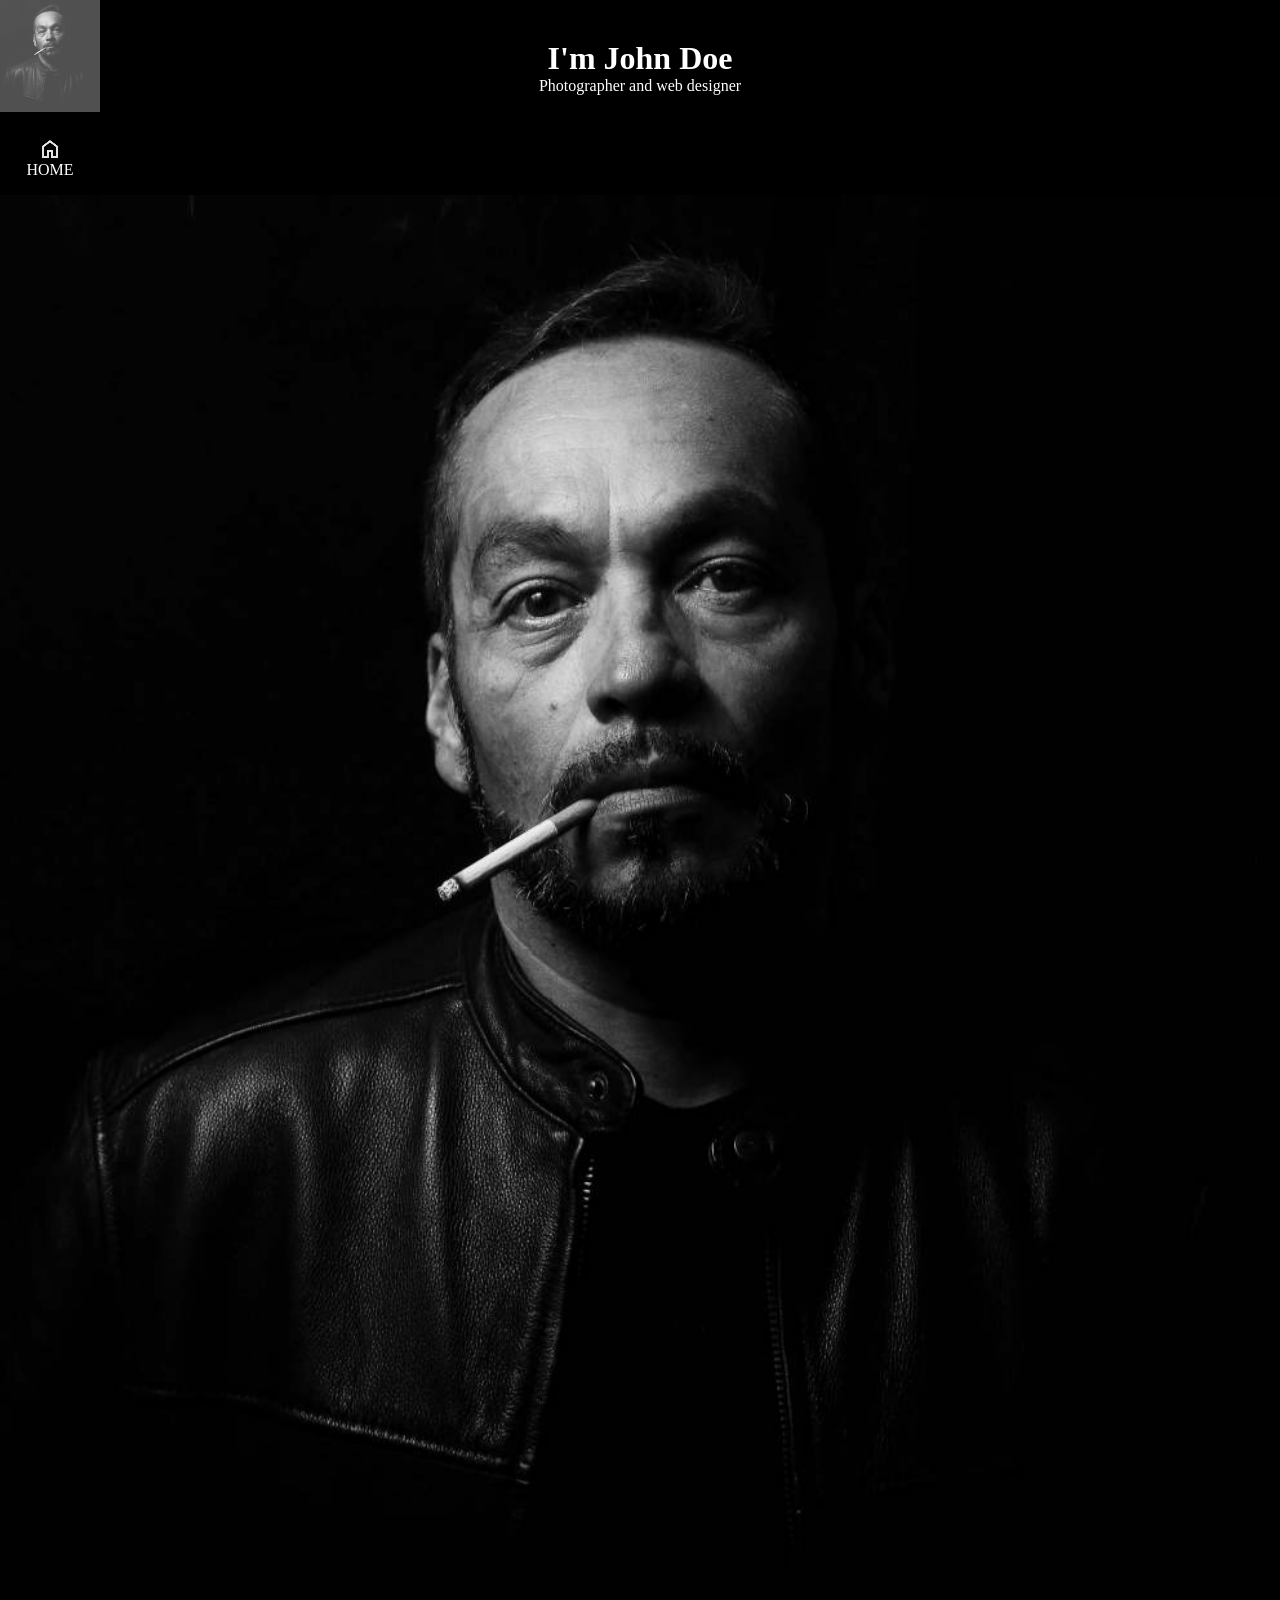
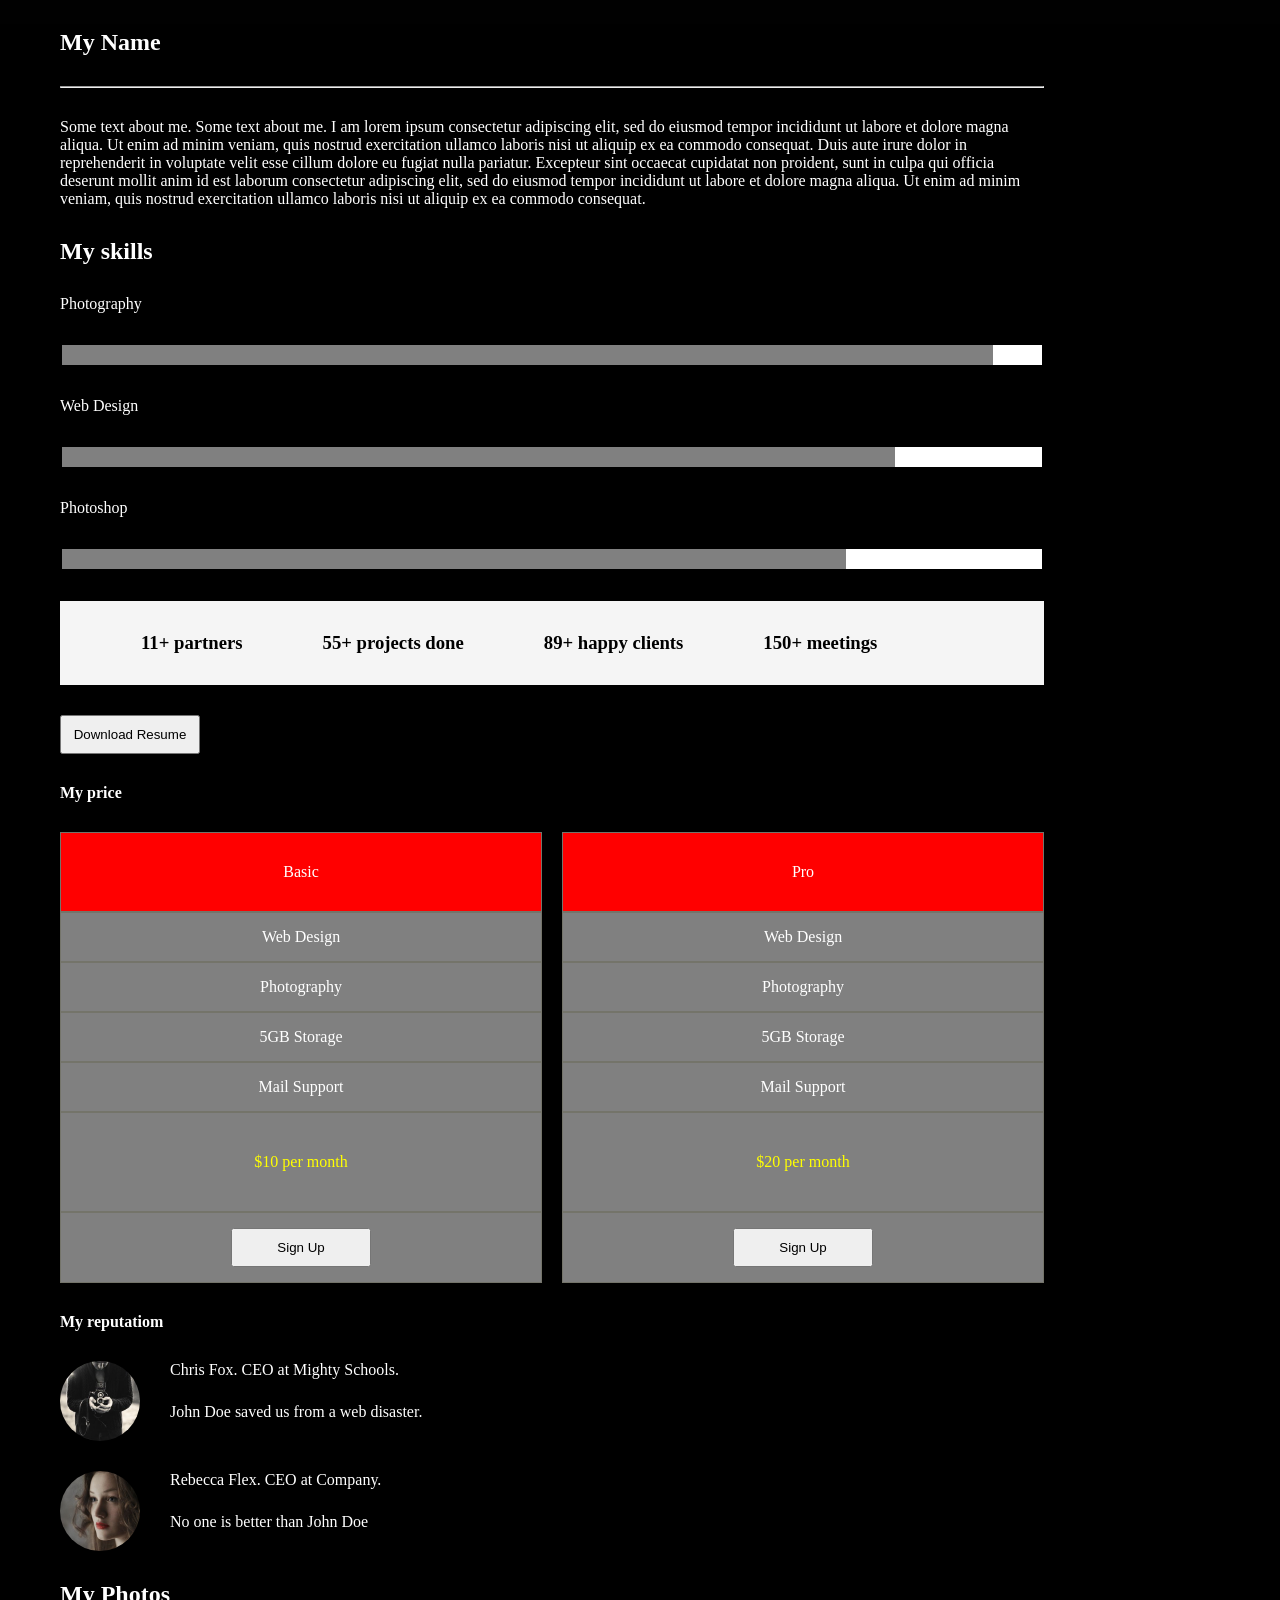
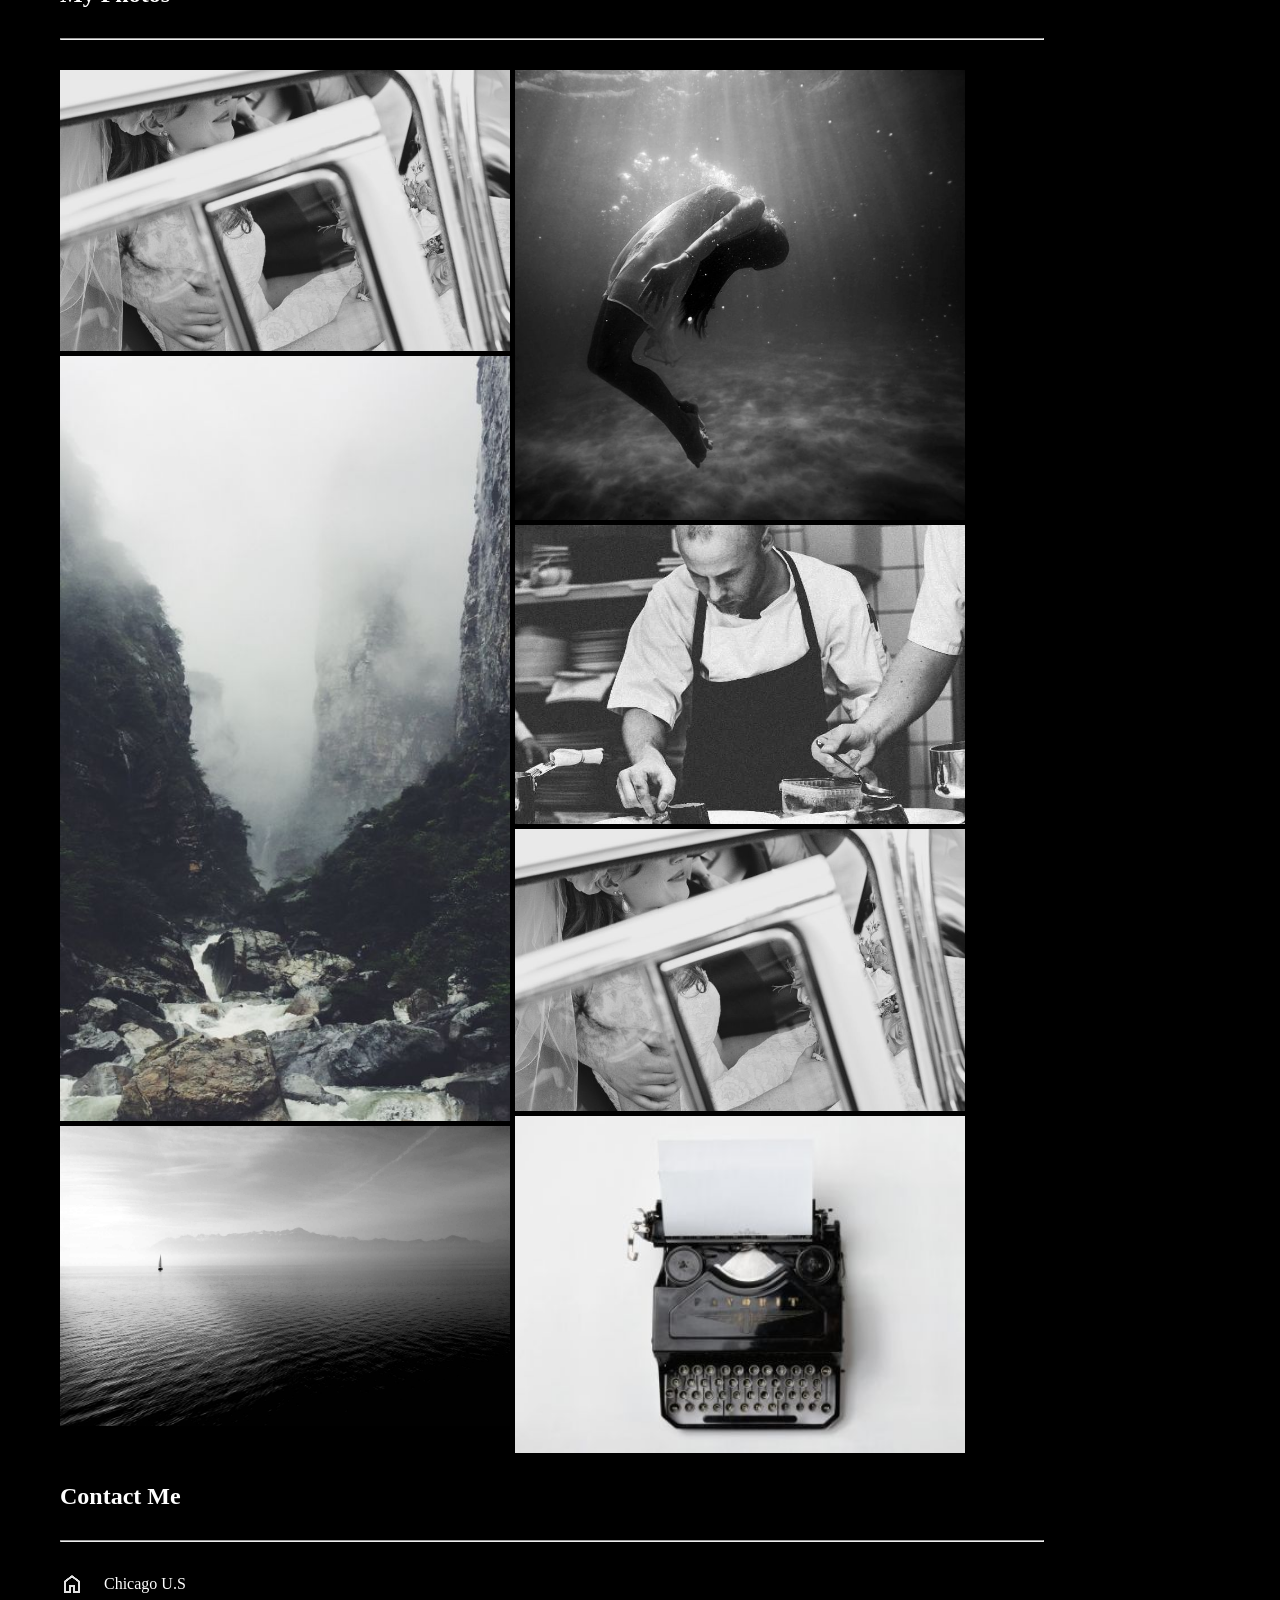
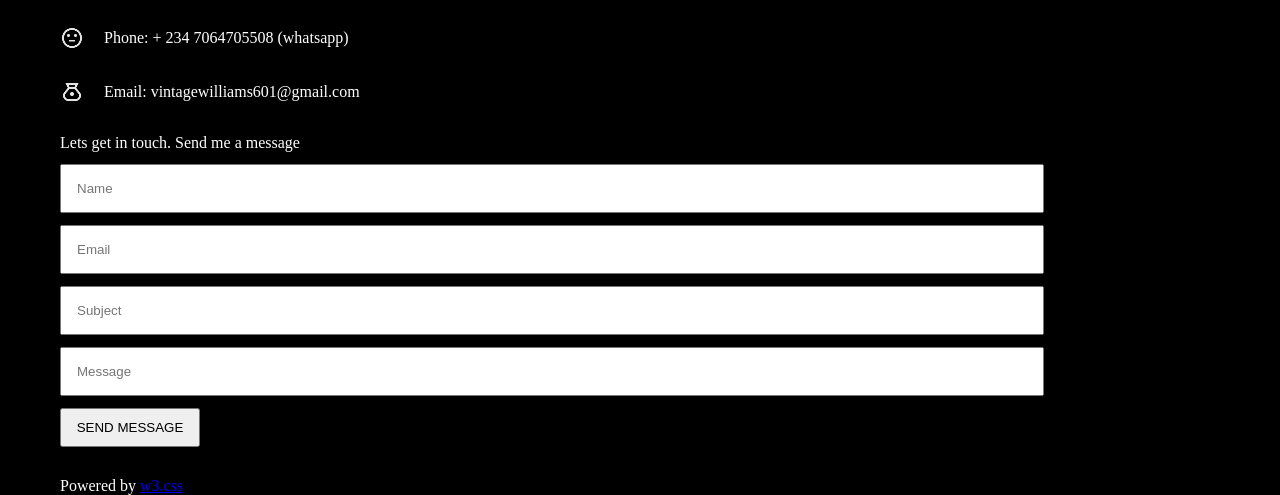
<file: w3work.html>
<!DOCTYPE html>
<html lang="en">
<head>
    <meta charset="UTF-8">
    <meta name="viewport" content="width=device-width, initial-scale=1.0">
    <title>Document</title>
</head>

<link rel="stylesheet" href="w3work.css">

<body>

    
    <div class="group">
        
        
    <header>

        

        <div class="icons">
            <img class="w3man" src="w3man.jpg" alt="">
            <div class="one"><img src="home_24dp_E3E3E3_FILL0_wght400_GRAD0_opsz24.png" alt=""><a href="#">HOME</a></div>
            <div class="two"><img src="cookie_24dp_E3E3E3_FILL0_wght400_GRAD0_opsz24.png" alt=""><a href="#">ABOUT</a></div>
            <div class="three"><img src="sentiment_neutral_24dp_E3E3E3_FILL0_wght400_GRAD0_opsz24.png" alt=""><a href="#">PHOTOS</a></div>
            <div class="four"><img src="money_bag_24dp_E3E3E3_FILL0_wght400_GRAD0_opsz24.png" alt=""><a href="#">CONTACT</a></div>
        </div>

    </header>

    <!-- <h1>I'm John Doe</h1>
    <p>Photographer an wb designer</p> -->

    
    <div class="grouph">
        
        <div class="texts"><h1>I'm John Doe</h1>
        <p>Photographer and web designer</p>
        </div>

        <img src="man_smoke.jpg" alt=""></div>

        

        
    </div>
    
    <section class="allpage">

    <div class="text2"><h2>My Name</h2> <hr>
        <p>Some text about me. Some text about me. I am lorem ipsum consectetur adipiscing elit, sed do eiusmod tempor incididunt ut labore et dolore magna aliqua. Ut enim ad minim veniam, quis nostrud exercitation ullamco laboris nisi ut aliquip ex ea commodo consequat. Duis aute irure dolor in reprehenderit in voluptate velit esse cillum dolore eu fugiat nulla pariatur. Excepteur sint occaecat cupidatat non proident, sunt in culpa qui officia deserunt mollit anim id est laborum consectetur adipiscing elit, sed do eiusmod tempor incididunt ut labore et dolore magna aliqua. Ut enim ad minim veniam, quis nostrud exercitation ullamco laboris nisi ut aliquip ex ea commodo consequat.</p>
        <h2>My skills</h2>
        <p>Photography</p>
        <div class="box"></div>
        <p>Web Design</p>
        <div class="boxx"></div>
        <p>Photoshop</p>
        <div class="boxxx"></div>
        <div class="tab">
            <h3>11+ partners</h3>
            <h3>55+ projects done</h3>
            <h3>89+ happy clients</h3>
            <h3>150+ meetings</h3>
        </div>
        <button>Download Resume</button>
        <h4>My price</h4>

        <div class="overall">
          <section class="firstset">
          <div class="hmm basic">Basic</div>
          <div class="hmm">Web Design</div>
          <div class="hmm">Photography</div>
          <div class="hmm">5GB Storage</div>
          <div class="hmm">Mail Support</div>
          <div class="hmm dollar">$10 per month</div>
          <div class="hmm signup"><button>Sign Up</button></div>
          </section>
        
          <section class="secondset">
          <div class="hmm basic">Pro</div>
          <div class="hmm">Web Design</div>
          <div class="hmm">Photography</div>
          <div class="hmm">5GB Storage</div>
          <div class="hmm">Mail Support</div>
          <div class="hmm dollar"><p>$20 per month</p></div>
          <div class="hmm signup"><button>Sign Up</button></div>
          </section>
        </div>

        <h4>My reputatiom</h4>
        <div class="band"><img src="bandm.jpg" alt="">
        <span class="chris"><p>Chris Fox. CEO at Mighty Schools.</p>
        <p>John Doe saved us from a web disaster.</p>
        </span>
        </div>

        <div class="avatar"><img src="avatar_g2.jpg" alt="">
        <span class="reb"><p>Rebecca Flex. CEO at Company.</p>
        <p>No one is better than John Doe</p>
        </span>
        </div>


        <h2>My Photos</h2> <hr>


    <div class="bigdawg">

        <div class="dawg">

            <img class="onee" src="wedding.jpg" alt="">
            <img class="threee" src="rocks.jpg" alt="">
            <img class="six" src="sailboat.jpg" alt="">

        </div>


        <div class="dog">
            <img class="twoo" src="underwater.jpg" alt="">
            <img class="fourr" src="chef.jpg" alt="">
            <img class="five" src="wedding.jpg" alt="">
            <img class="seven" src="p6.jpg" alt="">
        </div>

    </div> 
    
    
    <h2>Contact Me</h2> <hr>

    <div class="first"><img src="home_24dp_E3E3E3_FILL0_wght400_GRAD0_opsz24.png" alt="">
    <p>Chicago U.S</p>
    </div>

    <div class="second"><img src="sentiment_neutral_24dp_E3E3E3_FILL0_wght400_GRAD0_opsz24.png" alt="">
    <p>Phone: + 234 7064705508 (whatsapp)</p>
    </div>

    <div class="third"><img src="money_bag_24dp_E3E3E3_FILL0_wght400_GRAD0_opsz24.png" alt="">
    <p>Email: vintagewilliams601@gmail.com</p>
    </div>

    <div class="last">
        
    <p>Lets get in touch. Send me a message</p>
    <input class="form" type="text" placeholder="Name">
    <input class="form" type="text" placeholder="Email">
    <input class="form" type="text" placeholder="Subject">
    <input class="form" type="text" placeholder="Message">

    <button>SEND MESSAGE</button>

    </div>


    <p>Powered by <a href="#">w3.css</a></p>
    
   
        


    </div>

  </section>  




</body>
</html>
</file>
<file: classwork.css>
/* p{
border: 5px solid rgb(94, 14, 221);
border-radius: 50px;
} */

.box1{
    border: 5px solid rgb(60, 255, 0);
  
    color: red;
    padding: 20px;
    position: fixed;
    margin-bottom: 20px; 
}


.box2{border: 5px solid rgb(68, 0, 255);
    padding: 20px;
    color: red;
position: sticky; top: 10px; 
margin-bottom: 20px;

}

.box3{
    border: 5px solid rgb(15, 196, 202);
    color: red;
    
    padding: 20px;
    position: relative;
    margin-bottom: 20px;
}

.box4{
    border: 5px solid yellow;
    color: red;
    
    padding: 20px;
position: static;
margin-bottom: 20px;

}

.box5{
    border: 5px solid rgb(235, 9, 148);
    color: red;
    padding: 20px;
    position: absolute;
    /* margin-bottom: 20px; */
}
</file>
<file: style.css>
*{
margin: 0;
padding: 0;



}



header{
position: fixed; top: 0%; width: 100%;
/* box-sizing: border-box;  */
background-color: white; 
display: flex; justify-content: space-between;
align-items: center;
padding: 18px;
max-width: 100%;
font-family: 'Times New Roman', Times, serif;
font-size: large;
z-index: 2;
box-shadow: 0 1px 10px rgb(1, 1, 1);



}



.tryp{
position: relative; 
}

.tryp img{

width: 100%;
}

header{
    transition: 0.2s ease-out;
}
header:hover{
    background-color: yellow;
}

.setimg{transition: 0.5s ease-in-out;}

.setimg:hover{
    background-color: green;
}

#trypp{

position: absolute; 
bottom: 0%;
font-family: monospace;
font-size: 40px;
margin-left: 30px;

}

a{
color: rgb(10, 10, 2);
text-decoration: none;
text-decoration: wavy;


}

/* .tryp{
    overflow: hidden;
} */
/* 
p::fir{
color: palevioletred;
font-family: 'Franklin Gothic Medium', 'Arial Narrow', Arial, sans-serif;
background-color: black;
} */



/* .justnav::before{
    content: url(food.png);
    display: inline;
} */

::selection{
background-color: yellow;
color: aqua;

}


    
    




.justnav{
/* background-image: url(fish.jpg); */
color: rgb(8, 8, 0) ;
letter-spacing: 5px;
margin-left: 10px;
font-size: 15px;


}

.secimg{
    
    line-height: 4;
    
    


}

.setimg{
    
   margin-bottom:120px;
    margin-top: 5%;
    margin-left: 20px;
    display: fle; justify-content: space-between; flex-direction: row-reverse; 
    margin-right: 80px;
    
}

.setpic{
margin-left: 10%;




}

.setpic{
line-height: 4;

}
#contact{
margin-left: 10%;
line-height: 2.5;
margin-top: 50px;

}

.trytry{
    background-color: rgba(22, 185, 63, 0.685);
}

.tryagain{
display: flex;
margin-bottom: 10px;
margin-top: 40px;
margin-bottom: 60px;
gap: 20px;
}

.try1{
/* flex-direction: row; */
line-height: 40px;
margin-top: 80px;
width: 500px;
/* margin-right: 150px; */


}
#side{
display: flex;
}



#nav1{
    letter-spacing: 5px;
    font-size: 15px;
    margin-right: 30px;
}

#nav2{
    letter-spacing: 5px;
    font-size: 15px;
    margin-right: 30px;
}


#nav3{
    letter-spacing: 5px;
    font-size: 15px;
    margin-right: 30px;
}

.footo{
    text-align: center;
    background-color: rgb(147, 201, 201);
    padding: 40px;
    text-decoration: underline;
    
}

hr{
    margin-left: 120px;
    margin-right: 120px;
    opacity: 20%;
}


 
/* .container{
    display: grid;
    grid-template-columns: 1fr 1fr 1fr 1fr;
    gap: 10px; 
    background-color: red;
    
} */

.contactina{
    display: flex;
    flex-direction: column;
    justify-content: center;
    align-items: center;
    /* margin-left: 100px; */
   margin-top: 30px;   
   
}

.formman{
    display: flex;
    justify-content: left;
    margin-left: 20px;
}

.contain{
    display: grid;
    grid-template-columns: 1fr 1fr 1fr 1fr;
    grid-template-rows: 100px 100px;
    gap: 20px;
    /* border: 1px solid red; */
}

.one, .two, .three, .four, .five, .six{
  background-color: #afaf14;
  color: rgb(254, 253, 255);
  font-size: x-large;
  font-family: 'Times New Roman', Times, serif; font-style: bold;
}

.one{
    grid-row: 1/21;
    background-image: url(fish.jpg);
}

.two{
    grid-row: 7/21;
    background-image: url(ivan\ the\ terrible.jpg);
}

.three{
    grid-row: 1/21;
    grid-column: -2/-1;
}

.four{

    grid-row: 1/7;
    background-image: url(tablesetting.jpg);
    /* background-position: center;
    background-size: cover;
    background-repeat: no-repeat; */
}

.five{
    grid-row: 3/21 ;
    grid-column: 2.5/4;
    background-image: url(tree.jpg);
}

.five:hover{
    background-image: url(WIN_20250803_09_02_18_Pro.jpg); background-position: center;
    transition:  1s ease-in-out;
    
}

.six{
    grid-row: 1/3;
grid-column: 3/4;
background-image: url(fish.jpg);
}



/* .one{
    padding: 10px;
    grid-row: 1/-5;
  
}

.two{
    padding: 10px;
    grid-column: 2/4;
    
}

.three{
    padding: 10px;
    grid-column: 2/4;
    
}

.four{
    padding: 10px;
    grid-row: 4/-2;
} */



.contacto{
    display: flex;
background-color: yellow;


}

.contactp{
    list-style: 500px;
}


/* :root{
    --williams:green;
    --vintage: 10px;
}

p{
    color: var(--williams);
    font-size: var(--vintage);
} */


/* .hello{
    border: 3px solid green;
    padding: 50px;
    width: 50px;
    margin-left: 590px;
    animation: fadein 3s infinite;
}

@keyframes fadein{

    0%{background-color: yellow; transform: translateY(200px);} 

    50%{background-color: #07e048; transform: translateY(100px);}

    75%{background-image: url(fish.jpg); transform: matrix3d(60px);}

    100%{background-color: blue; transform: translateX(60px);}
} */

.circo{ 
   
    border: 2px solid green; height: 200px;
    padding: 150px;
    width: 120px;
    margin-left: 30px;
    margin-top: 30px;
   border-bottom:none;
    margin-bottom: 100px;
    border-radius: 20px;
    overflow-y: hidden;
    box-shadow: inset 0 10px 10px -10px ; color: rgb(244, 14, 14);
    
}
.hell{
    color: yellow;
    animation: fadein 10s infinite ;
    text-decoration: underline;

    /* overflow-Y: hidden; */
}

.hell:hover{
    animation-play-state: paused;
}



@keyframes fadein{
    /* 0%{
         transform: translateY(50px)
        } */
    100%{ 
        color: green; transform: translateY(-1500px)
    }
}

@media(max-width: 400px) {

#side{ display: none;} 
.tryagain img{ display: none;}
.try1{ width: 100%; padding: 0 10px;}
.setpic{text-align: left;}
.setimg img{width: 300px;height: 300px}
.setimg img{ margin-left: 35px; margin-bottom: 30px;}
.contactina{text-align: left;}
.footo{width: 400px;}



}




@media (max-width: 400px) and (orientation: landscape){ 
  .tryagain img{display: none} 
  .footo{width: 90%}
  body{background-color: red;}
}











@media(orientation: landscape){   
}
</file>
<file: piggy.css>
svg path{
    stroke: #0089ff;
}

.sv{display: flex;margin-bottom: 50px;}
span{display: flex;
flex-direction: column;
justify-content: space-between;
gap: 50px;}

.col{background-color: aliceblue;}
.seccol{background-color: aliceblue
    ;}



header{
    background-color: white;
    box-shadow: 0 2px 10px rgb(223, 220, 220);
    display: flex;
    justify-content: space-between;
    justify-content: space-around;
    position: fixed;
   
    padding: 15px 0 ;
    width: 100%;
    top: 0;
    z-index: 5;
    
}

*{
    margin: 0;
    padding: 0;
    max-width: 100%;
    
}



header a{
    text-decoration: none;
    font-size: 22px;
    color: #122231;
}



.pighead2 button {background-color: white;
padding: 15px;
color: #122231;
width: 90px;
border-radius: 18px;
border: 1px solid;
font-weight: bolder;
font-size: 15px;}

.pighead3 button{
    background-color: #122231;
padding: 15px;
color: rgb(239, 239, 242);
width: 200px;
border-radius: 18px;
border: 1px solid;
font-weight: bolder;
font-size: 15px;
}

.bit1{display: flex;
gap: 10px;

}


.pighead1{
    display: flex;
    justify-content: space-between;
    align-items: center;
    
    gap: 40px;
    
   
    
    
}

.pighead1 a{
    display: flex;
    font-size: 17px;
    color: #122231;
    font-family: Arial, Helvetica, sans-serif;
  
}






.ivan{
    display: flex;

justify-content: space-between;
justify-content: space-around;

padding: 150px 0px;

align-items: center;
font-family: "Roboto", sans-serif;
}


.log{
    width: 25px;
    align-items: center;
} 





.pic{width: 500px;
    position: relative;
animation: fadeinn 3s ease-in-out infinite}

@keyframes fadeinn{
    
    100%{ 
         transform: translateY(-10px)
    }

    0%{ transform: translateY(15px);}
}


.smallclass .firstimg{position: absolute;
width: 230px;
top: 70px;
right: 350px;}

.smallclass .secimg{position: absolute;
width: 200px ;
top: 220px;
right: 380px;}

.smallclass .thirdimg {position: absolute;
width: 170px;
top: 380px;
right: 400px;}

.smallclass .fourthimg{position: absolute;
width: 200px;
top: 40px;
left: 350px;}

.smallclass .fifthimg{position: absolute;
width: 190px;
top: 270px;
left: 350px;
}

.smallclass .sixthimg{position: absolute;
width: 210px;
top: 450px ;
left: 350px;}

.ivan span{
    padding-top: 150px;
}



.ivan p{
    color: gray;
    width: 450px;
    font-size: 21px;
    font-family: 'Segoe UI', Tahoma, Geneva, Verdana, sans-serif;
    letter-spacing: 1px;
}

.ivan h3{
    font-size: 40px;
    width: 500px;
    color: #122231;

}

#but1{padding: 12px;
    border: 2px solid #0089ff;
background-color: #0089ff;
border-radius: 30px;
color: white;
font-size: 20px;
width: 380px;
}

#but2{background-color: #122231;
     border: 2px solid #122231;
padding: 10px;
border-radius: 15px;
color: white;
font-size: larger;
align-items: center;
}

#but2 a{text-decoration: none;
color: white;}

.padlock img{ border: 3px solid rgb(252, 249, 249);
border-radius: 20px;
height: 100px;
background-color: white;
}

.padlock{display: flex;
    gap: 15px;
    padding: 90px;
    font-family: "Roboto", sans-serif;
    color: #122231;
    
}

.padlock .padlockt{
    display: flex;
    flex-direction: column;
}

.padlock h3{font-size: 25px;}

.padlock p{
   color: #122231;
font-size: 19px;
width: 700px;}



.ways{display: flex;
    color: #122231;
flex-direction: column;
justify-self: center;
  font-family: "Roboto", sans-serif;
  font-optical-sizing: auto;
  font-size: 50px;
  
  
  
} 

.way{display: flex;
    color: #122231;
flex-direction: column;
justify-self: center;
font-family: "Roboto", sans-serif;}



.oneb{border: 2px solid white;}
.twob{border: 2px solid white;}
.threeb{border: 2px solid white;}
.fourb{border: 2px solid white;}
.fiveb{border: 2px solid white;}
.sixb{border: 2px solid white;}

.grid{display: grid;
    grid-template-columns: 1fr 1fr;
    
    gap: 50px;
    
    justify-self: center;   
    

}


.oneb, .twob, .threeb,.fourb, .fiveb, .sixb{padding: 60px;
    padding-bottom: 250px;
width: 400px;
background-color: white;
border-radius: 35px;
}
.grid h1{ font-family: "Roboto", sans-serif;}


.grid h3{ font-family: "Roboto", sans-serif; font-weight: 250;}

.oneb{
    transition: 0.1s ease-in;
    position: relative;
    
    
}




.oneb:hover{ background-color: #003399; color: white;}

.grid .oneb h1{color: #003399;}

.oneb:hover h1{color: white;}

.grid .twob h1{color: #3296FF;}

.twob:hover h1{color: white;}

.grid .threeb h1{color: rgb(11, 158, 11);}

.threeb:hover h1{color: white;}

.grid .fourb h1{color: rgb(245, 48, 113);}

.fourb:hover h1{color: white;}

.grid .sixb h1{color: orange;}

.sixb:hover h1{color: white;}

.svbaby{display: flex;
font-family: 'Segoe UI', Tahoma, Geneva, Verdana, sans-serif;
gap: 25px;
position: absolute;
color: #003399;
bottom: 50px;}

.svgbaby:hover h3{color: white;}


    



.twob{transition: 0.1s;}

.twob:hover{background-color: #3296FF; color: white;}

.threeb{transition: 0.1s ease-in;}

.threeb:hover{background-color: green; color: white;}

.fourb{transition: 0.5s ease-out;}

.fourb:hover{background-color: palevioletred;color: white;}

.fiveb{transition: 0.5s ease-out;}

.fiveb:hover{background-color: black; color: white;}

.sixb{transition: 0.5s ease-out;}

.sixb:hover{background-color: orange; color: white;}

.a1{text-align: center; font-size: 20px;
     font-family: 'Trebuchet MS', 'Lucida Sans Unicode', 'Lucida Grande', 'Lucida Sans', Arial, sans-serif;
    color: #122231;
}


.allin{display: flex;
flex-direction: column;
gap: 40px;
align-items: center;
margin-top: 13em;}

.a11 h1{display: flex;
justify-self: center;
font-family: "Roboto", sans-serif;
font-weight: 900;
letter-spacing: 1px;
}

.a11 h3{display: flex;
justify-self: center;
font-family: "Roboto", sans-serif;}


.edit{
 
    width: 80%;
    padding: 0 50px;
    background-color: #7913e5;
    border-radius: 30px;
    color: white;
    font-family: "Roboto", sans-serif;
}

.edit img{width: 430px;}

.a2p2{display: flex;
gap: 30px;
padding-top: 50px;
display: flex;
    justify-content: space-between;
}

.a2p2 h4{
    width: 300px;}


.save{ display: flex;
    flex-direction: column;
    gap: 30px;
    
    align-items: center;
    font-family: "Roboto", sans-serif;
  color: #122231; 
  margin-top: 100px;
  margin-top: 13em;
}

.save h1{font-size: 40px;}
.save h4{width: 700px;
font-weight: lighter;
font-size: 20px;
text-align: center;}

.save img{ width: 500px;}

.join{font-family: "Roboto", sans-serif;
  color: #122231; 
place-self: center;
width: 500px;
font-size: xx-large;}

.circo{ 
    border: 10px solid #122231; height: 120px;
    padding: 150px;
    width: 120px;
    
   border-bottom:none;
    margin-bottom: 100px;
    border-radius: 40px;
    overflow-y: hidden;
    box-shadow: 0px 40px 10px -5px ; color: rgb(199, 183, 183);
   
    
}
.hell{
    
    animation: fadein 8s infinite ease-in 1s;

}

.hell img{width: 1000px;}

.hell:hover{
    animation-play-state: paused;
}

@keyframes fadein{
    
    100%{ 
        transform: translateY(-1500px)
    }
}

.fam{display: flex;
gap: 45px;
margin-top: 155px;
align-items: center;
padding: 90px;
}
.omo{display: flex;flex-direction: column; gap: 25px; }

#butone, #buttwo{ background-color: none;
     border: 1px solid #122231;
padding: 4px;
border-radius: 15px;
width: 140px;
align-self: center;}

#buttwo a, #butone a{text-decoration: none;
color: #122231;}

.man{display: flex; flex-direction: row; gap: 1px; width: 300px;
}

.sh{font-family: "Roboto", sans-serif;
  color: #122231;
text-align: center;}

.sh img{width: 150px;}

.wan{width: 140px; place-self: center;} 
.wann{opacity: 70%;}
.naw{display: grid;}

.onebigfamily{display: flex;
margin-top: 100px;

justify-content: space-between;
justify-content: space-around;
padding: 60px;}

.onebigfamily p{font-family: "Roboto", sans-serif;
  color: #122231;
font-weight: 200; }

.ti{display: grid; opacity: 60%;}
.titi{display: grid;display:flex; flex-direction: column; gap:  10px; opacity: 60%;}
.it{display: grid; display:flex; flex-direction: column; gap:  10px; opacity: 60%;}
.itit{width: 270px; display:flex; flex-direction: column; gap:  10px; opacity: 60%;}
.itit img{width: fit-content; width: 20px;}
.bro{display: flex; justify-content: space-evenly;}

.myfoot{display: flex; flex-direction: column; place-self: center; gap: 30px;}

hr{margin-left: 100px;
margin-right: 100px;}

.myfoot{max-width: 85%;
margin-top: 50px;}

.myfoot p{width: 70%; opacity: 60%;}

.myfoot a{text-decoration: none;}

.ssvvgg{width: 15%;
    gap: 10px;
display: flex}





 /* *{
    margin: 0;
    padding: 0;
    box-sizing: border-box;
}

body {
    font-family: "Roboto", sans-serif;
    color: #122231;
}

header {
    background-color: white;
    box-shadow: 0 2px 10px rgba(0, 0, 0, 0.1);
    display: flex;
    justify-content: space-between;
    align-items: center;
    padding: 1rem 5%;
    position: fixed;
    width: 100%;
    top: 0;
    z-index: 10;
}

.pighead1 {
    display: flex;
    align-items: center;
    gap: 2rem;
}

.pighead1 img {
    width: 120px;
}

.nav-menu {
    display: flex;
    gap: 1.5rem;
}

.nav-menu a {
    text-decoration: none;
    font-size: 1rem;
    color: #122231;
}

.bit1 {
    display: flex;
    gap: 1rem;
}

.pighead2 button, .pighead3 button {
    padding: 0.8rem 1.5rem;
    border-radius: 18px;
    font-weight: bold;
    font-size: 0.9rem;
    cursor: pointer;
}

.pighead2 button {
    background-color: white;
    border: 1px solid #122231;
    color: #122231;
}

.pighead3 button {
    background-color: #122231;
    border: 1px solid #122231;
    color: white;
}

.mobile-menu-toggle {
    display: none;
    flex-direction: column;
    gap: 5px;
    cursor: pointer;
}

.mobile-menu-toggle span {
    width: 25px;
    height: 3px;
    background-color: #122231;
}

.col, .seccol {
    background-color: aliceblue;
    padding: 2rem 5%;
    margin-top: 5rem;
}

.ivan {
    display: flex;
    flex-wrap: wrap;
    gap: 2rem;
    justify-content: center;
    align-items: center;
    padding: 2rem 0;
}

.spcl {
    max-width: 600px;
    text-align: left;
}

.spcl h3 {
    font-size: 2.5rem;
    margin: 1rem 0;
}

.spcl p {
    font-size: 1.2rem;
    color: gray;
    margin-bottom: 1.5rem;
}

#but1 {
    padding: 0.8rem;
    border: 2px solid #0089ff;
    background-color: #0089ff;
    border-radius: 30px;
    color: white;
    font-size: 1.1rem;
    width: 100%;
    max-width: 380px;
}

#but2 {
    background-color: #122231;
    border: 2px solid #122231;
    padding: 0.8rem;
    border-radius: 15px;
    color: white;
    font-size: 1rem;
    display: flex;
    align-items: center;
    gap: 0.5rem;
    width: 100%;
    max-width: 200px;
    margin: 0.5rem 0;
}

#but2 a {
    text-decoration: none;
    color: white;
    display: flex;
    align-items: center;
    gap: 0.5rem;
}

.log {
    width: 20px;
}

.app-buttons {
    display: flex;
    flex-wrap: wrap;
    gap: 1rem;
}

.pic {
    position: relative;
    max-width: 500px;
    width: 100%;
}

.pic img {
    width: 100%;
    border-radius: 10px;
}

.smallclass img {
    position: absolute;
    width: 30%;
    max-width: 200px;
}

.smallclass .firstimg { top: 10%; right: 10%; }
.smallclass .secimg { top: 30%; right: 5%; }
.smallclass .thirdimg { top: 50%; right: 0; }
.smallclass .fourthimg { top: 5%; left: 10%; }
.smallclass .fifthimg { top: 35%; left: 5%; }
.smallclass .sixthimg { top: 60%; left: 0; }

.padlock {
    display: flex;
    flex-wrap: wrap;
    gap: 1.5rem;
    padding: 2rem;
    align-items: center;
}

.padlock img {
    width: 80px;
    border: 3px solid white;
    border-radius: 20px;
    background-color: white;
}

.padlockt {
    max-width: 700px;
}

.padlock h3 {
    font-size: 1.8rem;
    margin-bottom: 1rem;
}

.padlock p {
    font-size: 1.1rem;
}

.savings-plans {
    text-align: center;
    padding: 2rem 0;
}

.ways {
    font-size: 2.5rem;
    margin-bottom: 1rem;
}

.way {
    font-size: 1.5rem;
    color: gray;
}

.grid {
    display: grid;
    grid-template-columns: repeat(auto-fit, minmax(300px, 1fr));
    gap: 2rem;
    padding: 2rem;
}

.oneb, .twob, .threeb, .fourb, .fiveb, .sixb {
    background-color: white;
    border-radius: 35px;
    padding: 2rem;
    transition: all 0.3s ease;
    position: relative;
    min-height: 200px;
}

.grid h1 {
    font-size: 1.5rem;
    margin-bottom: 1rem;
}

.grid h3 {
    font-size: 1rem;
    font-weight: normal;
}

.oneb { border: 2px solid white; }
.oneb:hover { background-color: #003399; color: white; }
.oneb h1 { color: #003399; }
.oneb:hover h1 { color: white; }

.twob { border: 2px solid white; }
.twob:hover { background-color: #3296FF; color: white; }
.twob h1 { color: #3296FF; }
.twob:hover h1 { color: white; }

.threeb { border: 2px solid white; }
.threeb:hover { background-color: green; color: white; }
.threeb h1 { color: green; }
.threeb:hover h1 { color: white; }

.fourb { border: 2px solid white; }
.fourb:hover { background-color: palevioletred; color: white; }
.fourb h1 { color: palevioletred; }
.fourb:hover h1 { color: white; }

.fiveb { border: 2px solid white; }
.fiveb:hover { background-color: black; color: white; }
.fiveb h1 { color: black; }
.fiveb:hover h1 { color: white; }

.sixb { border: 2px solid white; }
.sixb:hover { background-color: orange; color: white; }
.sixb h1 { color: orange; }
.sixb:hover h1 { color: white; }

.svbaby {
    display: flex;
    align-items: center;
    gap: 1rem;
    position: absolute;
    bottom: 1rem;
    color: #003399;
}

.svbaby:hover h3 { color: white; }

.allin {
    padding: 2rem 5%;
    text-align: center;
}

.a11 h1 {
    font-size: 2.5rem;
    margin-bottom: 1rem;
}

.a11 h3 {
    font-size: 1.5rem;
    color: gray;
}

.edit {
    background-color: #7913e5;
    border-radius: 30px;
    padding: 2rem;
    color: white;
    margin: 2rem auto;
    max-width: 1200px;
    display: flex;
    
}

.a2p2 {
    display: flex;
    flex-wrap: wrap;
    gap: 2rem;
    align-items: center;
}

.a2p2 h4 {
    max-width: 400px;
    font-size: 1.1rem;
}

.a2p2 img {
    max-width: 100%;
    width: 400px;
    border-radius: 10px;
}

.sv {
    display: flex;
    align-items: center;
    gap: 1rem;
    margin-top: 1rem;
}

.save {
    text-align: center;
    padding: 2rem;
}

.save h1 {
    font-size: 2.5rem;
    margin-bottom: 1rem;
}

.save h4 {
    font-size: 1.2rem;
    max-width: 700px;
    margin: 0 auto 1.5rem;
}

.save img {
    max-width: 100%;
    width: 500px;
    border-radius: 10px;
}

.fam {
    display: flex;
    flex-wrap: wrap;
    gap: 2rem;
    padding: 2rem;
    align-items: center;
    justify-content: center;
}

.circo {
    border: 10px solid #122231;
    border-bottom: none;
    border-radius: 40px;
    width: 300px;
    height: 300px;
    overflow: hidden;
    box-shadow: 0 20px 10px -5px rgba(0, 0, 0, 0.2);
}

.hell {
    animation: fadein 8s infinite ease-in;
}

.hell img {
    width: 100%;
    display: block;
}

@keyframes fadein {
    100% { transform: translateY(-1000px); }
}

.omo {
    display: flex;
    flex-direction: column;
    gap: 1.5rem;
    text-align: center;
}

.join {
    font-size: 2rem;
    max-width: 500px;
}

.man {
    display: flex;
    flex-wrap: wrap;
    gap: 1rem;
    justify-content: center;
}

#butone, #buttwo {
    border: 1px solid #122231;
    padding: 0.5rem;
    border-radius: 15px;
    background: none;
    width: 140px;
}

#butone a, #buttwo a {
    text-decoration: none;
    color: #122231;
    display: flex;
    align-items: center;
    gap: 0.5rem;
}

.sh {
    text-align: center;
    padding: 2rem;
}

.wtf {
    display: flex;
    flex-wrap: wrap;
    gap: 1.5rem;
    justify-content: center;
}

.sh img {
    width: 120px;
}

.onebigfamily {
    display: flex;
    flex-wrap: wrap;
    gap: 2rem;
    padding: 2rem 5%;
    justify-content: space-around;
}

.naw {
    display: flex;
    flex-direction: column;
    align-items: center;
    gap: 1rem;
}

.wann { opacity: 0.7; width: 120px; }
.wan { width: 100px; }

.ti, .titi, .it, .itit {
    display: flex;
    flex-direction: column;
    gap: 0.5rem;
    opacity: 0.7;
}

.itit img {
    width: 20px;
}

.bro {
    display: flex;
    gap: 1rem;
    margin-bottom: 1rem;
}

.myfoot {
    text-align: center;
    padding: 2rem 5%;
    max-width: 1200px;
    margin: 0 auto;
}

.myfoot p {
    max-width: 700px;
    margin: 0 auto 1rem;
    opacity: 0.7;
}

.myfoot a {
    text-decoration: none;
    color: #122231;
}

hr {
    margin: 2rem 5%;
}

.pic{width: 500px;
    position: relative;
animation: fadeinn 3s ease-in-out infinite}

@keyframes fadeinn{
    
    100%{ 
         transform: translateY(-10px)
    }

    0%{ transform: translateY(15px);}
}


.smallclass .firstimg{position: absolute;
width: 230px;
top: 70px;
right: 350px;}

.smallclass .secimg{position: absolute;
width: 200px ;
top: 220px;
right: 380px;}

.smallclass .thirdimg {position: absolute;
width: 170px;
top: 380px;
right: 400px;}

.smallclass .fourthimg{position: absolute;
width: 200px;
top: 40px;
left: 350px;}

.smallclass .fifthimg{position: absolute;
width: 190px;
top: 270px;
left: 350px;
}

.smallclass .sixthimg{position: absolute;
width: 210px;
top: 450px ;
left: 350px;}



svg path {
    stroke: #0089ff;
}

@media (max-width: 1024px) {
    .pighead1 img { width: 100px; }
    .nav-menu a { font-size: 0.9rem; }
    .spcl h3 { font-size: 2rem; }
    .ivan { flex-direction: column; }
    .pic { max-width: 100%; }
    .smallclass img { width: 25%; }
    .grid { grid-template-columns: 1fr; }
    .edit { padding: 1.5rem; }
    .a2p2 img { width: 300px; }
    .circo { width: 250px; height: 250px; }
}

@media (max-width: 768px) {
    .nav-menu {
        display: none;
        flex-direction: column;
        position: absolute;
        top: 100%;
        left: 0;
        width: 100%;
        background-color: white;
        padding: 1rem;
        box-shadow: 0 2px 5px rgba(0, 0, 0, 0.1);
    }

    .nav-menu.active {
        display: flex;
    }

    .mobile-menu-toggle {
        display: flex;
    }

    .bit1 {
        flex-direction: column;
        gap: 0.5rem;
    }

    .pighead2 button, .pighead3 button {
        width: 100%;
        max-width: 200px;
    }

    .spcl h3 { font-size: 1.8rem; }
    .spcl p { font-size: 1rem; }
    .ways { font-size: 2rem; }
    .way { font-size: 1.2rem; }
    .save h1 { font-size: 2rem; }
    .save h4 { font-size: 1rem; }
    .join { font-size: 1.5rem; }
    .circo { width: 200px; height: 200px; }
    .smallclass img { width: 20%; }
}

@media (max-width: 480px) {
    header { padding: 1rem 3%; }
    .pighead1 img { width: 80px; }
    .spcl h3 { font-size: 1.5rem; }
    .spcl p { font-size: 0.9rem; }
    #but1 { font-size: 0.9rem; padding: 0.6rem; }
    #but2 { font-size: 0.8rem; padding: 0.6rem; }
    .padlock img { width: 60px; }
    .padlock h3 { font-size: 1.5rem; }
    .padlock p { font-size: 0.9rem; }
    .grid h1 { font-size: 1.2rem; }
    .grid h3 { font-size: 0.9rem; }
    .a11 h1 { font-size: 2rem; }
    .a2p2 img { width: 100%; }
    .save img { width: 100%; }
    .sh img { width: 100px; }
} */
</file>
<file: w3work.css>
*{
    margin: 0;
    padding: 0;
}

header{
    background-color: rgb(54, 47, 47); 
    display: flex;
    gap: 5px;
    flex-direction: column;
    width: 100px;
    position: fixed;
    left: 0;
    top: 0;
    height: 100vh;
}

body{background-color: black;}

header .w3man{width: 100px;}


header a{
    color: white;
    text-decoration: none;
} 

.one, .two, .three, .four{display: grid; place-items: center; padding: 25px 0;}

.one{background-color: black;
top: 0;}

.icons{
    display: grid;
    top: 0;
     /* justify-content: center;  */
    
    /* gap: 20px; */
}

.group{display: flex;
    justify-self: center;
flex-direction: column;}



.grouph img{position: relative; 
/* margin-left: 100px; */
justify-items: center;
place-items: center;
width: 100%;
margin-top: 100px;}

.texts{ color: white; text-align: center; margin-top: 40px;}


.text2{color: white;
justify-self: center;
width: 70%;
display: grid;
gap: 30px;
margin-left: 60px;}

.box{border: 2px solid black;
padding: 10px;
background: linear-gradient(to right, gray 95%, white 5%)}

.boxx{ border: 2px solid black; 
padding: 10px;
background: linear-gradient(to right, gray 85%, white 15%)}

.boxxx{ border: 2px solid black; 
padding: 10px;
background: linear-gradient(to right, gray 80%, white 20%)}


.tab{display: flex;
    gap: 30px;
    padding: 30px;
    background-color: whitesmoke;
    color: black;
    border: 1px solid whitesmoke;
}

.tab h3{
   padding-left: 50px;
    
}


.text2 button{padding: 10px;}   

.band{display: flex;
gap: 30px;}

.band img{border-radius: 3000px;
width: 80px}

.chris{display: grid;
gap: 5px;}

.avatar{display: flex;
gap: 30px;}

.avatar img{border-radius: 300px;
width: 80px ;}

.reb{ display: grid;
gap: 5px;}

.text2 button{width: 140px;
}

.dawg{
    display: flex;
    flex-direction: column;
    width: 450px;
    gap: 5px;
}

.dog{
    display: flex;
    flex-direction: column;
    width: 450px;
    gap: 5px;
}

.bigdawg{display: flex;
    gap: 5px;
}

.first{display: flex;
gap: 20px;
align-items: center;}

.second{display: flex;
gap: 20px;
align-items: center;}

.third{display: flex;
gap: 20px;
align-items: center;}

.form{padding: 15px;}

.last{display: flex;
flex-direction: column;
gap: 12px;}

.hmm{ border: 0.1px solid rgb(116, 116, 106);
padding: 15px;
max-width: 100%;
width: 450px; 
display: flex;
justify-content: center;
background-color: grey;}

.dollar{padding-top: 40px;
padding-bottom: 40px;
color: yellow;
word-break: break-all;}



.firstset{display: flex;
flex-direction: column;}



.overall{display: flex;
    gap: 20px;
    }
/* justify-content: center;} */

.basic{background-color: red;
padding-top: 30px;
padding-bottom: 30px;}

/* .allpage{background-color: yellow;} */

@media (max-width: 600px) {
    header{display: none;}
    body{background-color: black;}
    .bigdawg{display: grid;}
    .overall{display: grid;}
    .tab{display: grid;}
    .grouph img{width: 400px;}
    /* .allpage{margin-right: 400px;} */
    .allpage{display: flex;}
    *{margin: 0;}
}
</file>
